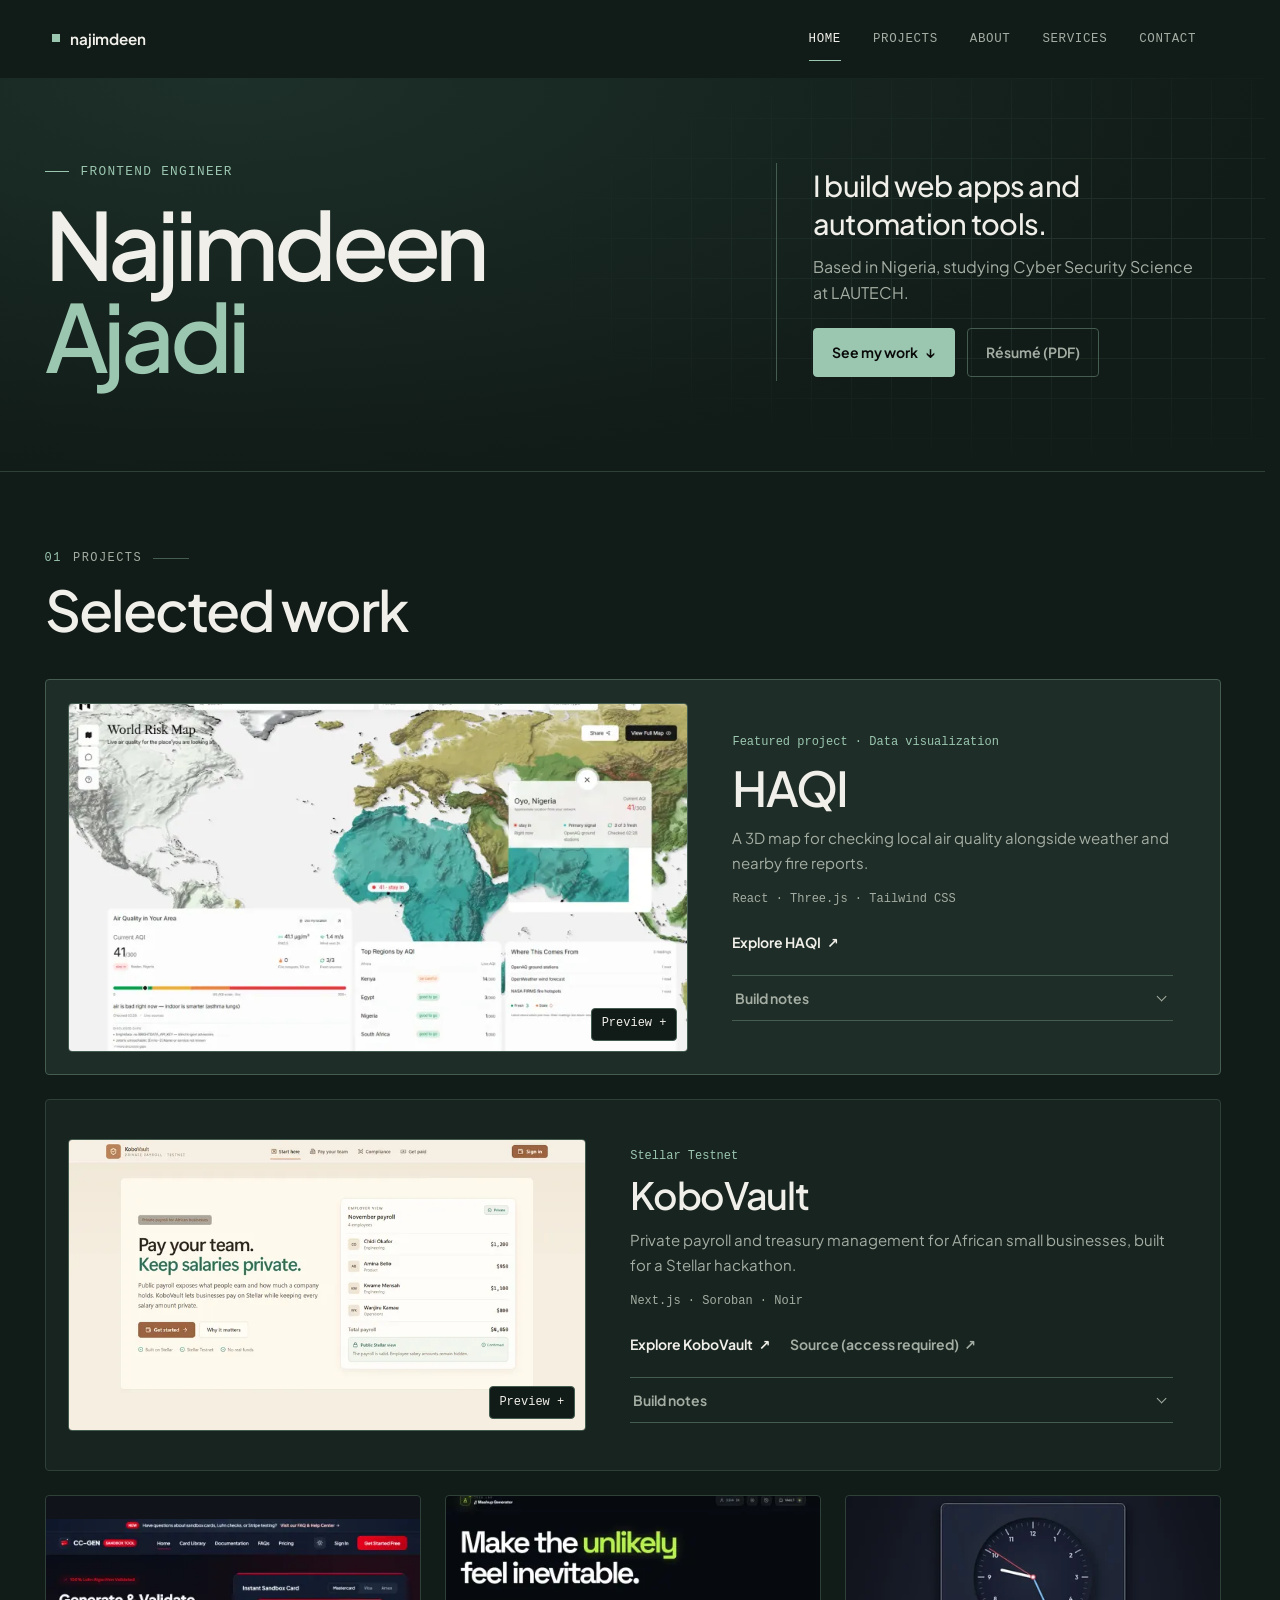
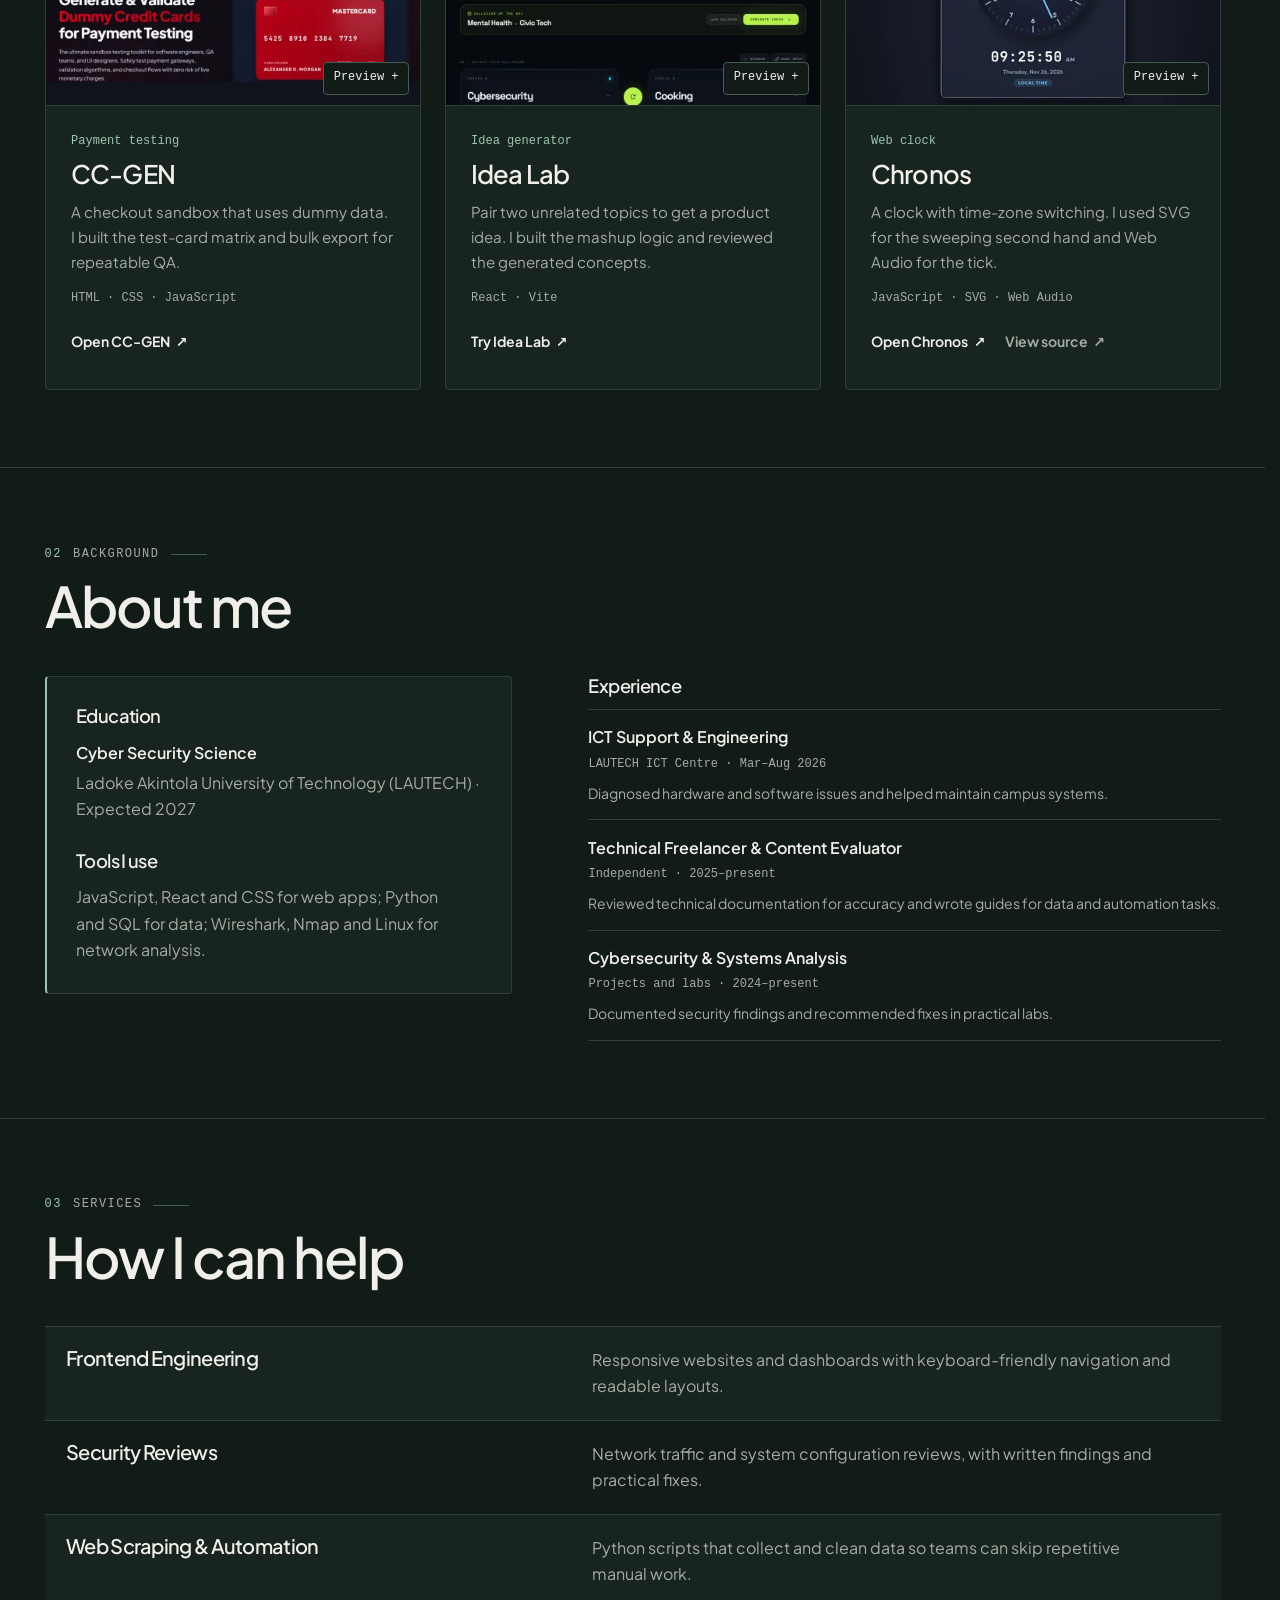
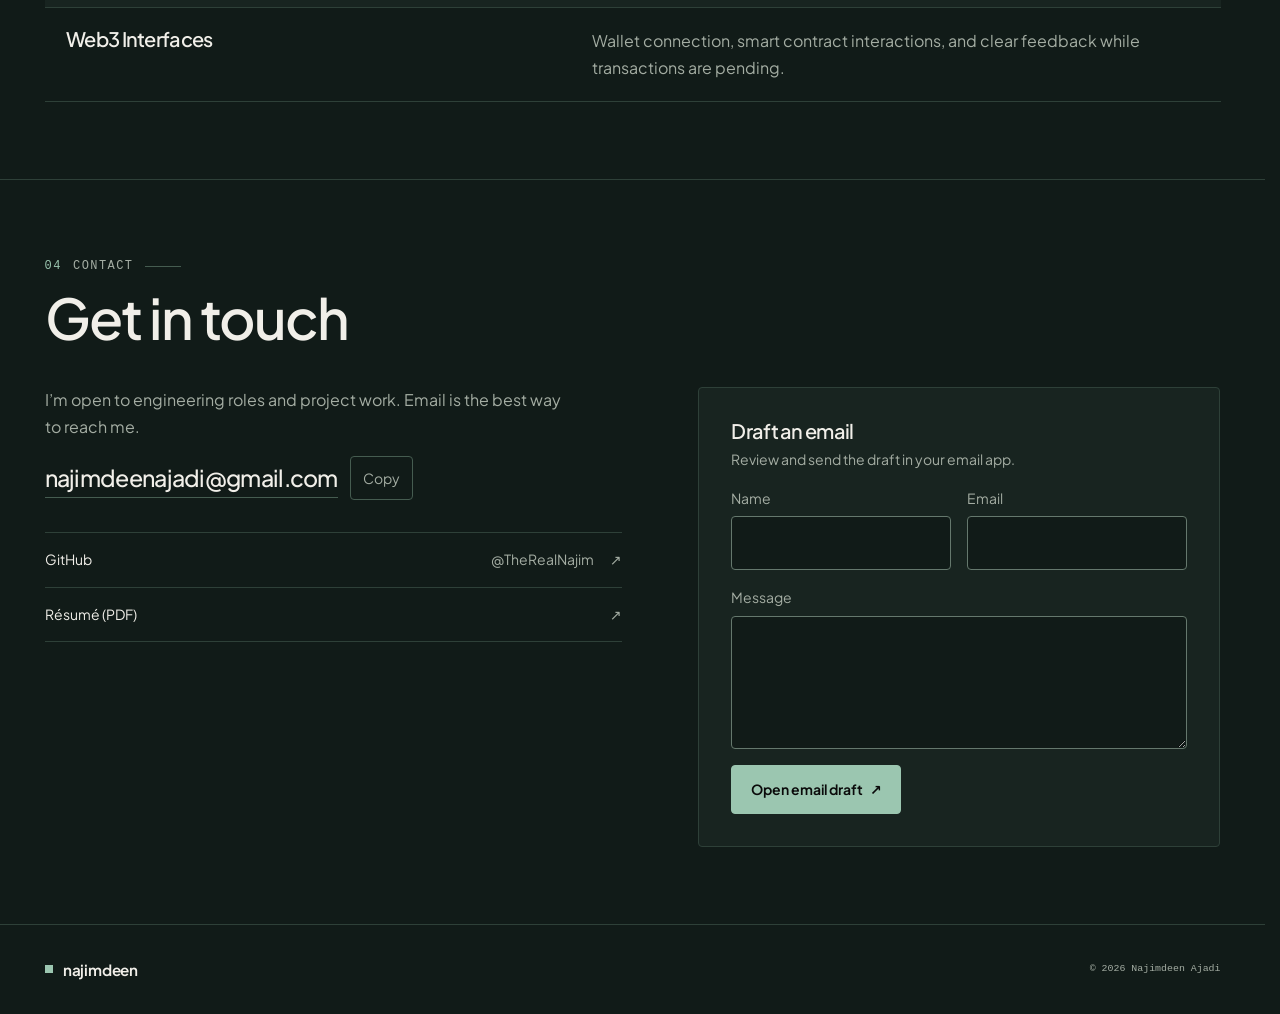
<file: index.html>
<!DOCTYPE html>
<html lang="en">

<head>
    <meta charset="UTF-8">
    <meta name="viewport" content="width=device-width, initial-scale=1">
    <title>Najimdeen Ajadi — Frontend Engineer</title>
    <meta name="description" content="Najimdeen Ajadi is a frontend engineer and Cyber Security Science student at LAUTECH in Nigeria. Explore selected web projects, experience, and résumé.">
    <meta name="author" content="Najimdeen Ajadi">
    <meta name="theme-color" content="#111B18">
    <meta name="color-scheme" content="dark">
    <link rel="canonical" href="https://www.najimdeenajadi.xyz/">

    <meta property="og:type" content="website">
    <meta property="og:site_name" content="Najimdeen Ajadi">
    <meta property="og:title" content="Najimdeen Ajadi — Frontend Engineer">
    <meta property="og:description" content="Frontend engineer and Cyber Security Science student at LAUTECH in Nigeria. Selected projects, experience, and résumé.">
    <meta property="og:url" content="https://www.najimdeenajadi.xyz/">
    <meta property="og:image" content="https://www.najimdeenajadi.xyz/og.png">
    <meta property="og:image:width" content="1200">
    <meta property="og:image:height" content="630">
    <meta property="og:image:alt" content="Najimdeen Ajadi — Frontend engineering, cybersecurity, and automation">
    <meta name="twitter:card" content="summary_large_image">
    <meta name="twitter:title" content="Najimdeen Ajadi — Frontend Engineer">
    <meta name="twitter:description" content="Frontend engineer and Cyber Security Science student at LAUTECH in Nigeria. Selected projects, experience, and résumé.">
    <meta name="twitter:image" content="https://www.najimdeenajadi.xyz/og.png">

    <link rel="icon" type="image/svg+xml" href="logo.svg?v=5">
    <link rel="apple-touch-icon" href="img/apple-touch-icon.png?v=5">
    <link rel="manifest" href="site.webmanifest">
    <link rel="preload" href="fonts/PlusJakartaSans-Variable.woff2" as="font" type="font/woff2" crossorigin>
    <link rel="stylesheet" href="css/styles.css?v=8">

    <script type="application/ld+json">
    {
        "@context": "https://schema.org",
        "@type": "Person",
        "name": "Najimdeen Ajadi",
        "url": "https://www.najimdeenajadi.xyz/",
        "image": "https://www.najimdeenajadi.xyz/og.png",
        "jobTitle": "Frontend Engineer",
        "description": "Frontend engineer and Cyber Security Science student at LAUTECH in Nigeria.",
        "email": "mailto:najimdeenajadi@gmail.com",
        "sameAs": ["https://github.com/TheRealNajim"],
        "affiliation": {
            "@type": "CollegeOrUniversity",
            "name": "Ladoke Akintola University of Technology (LAUTECH)"
        },
        "knowsAbout": ["Frontend Engineering", "Cyber Security", "Network Security", "Web Automation", "Web3", "JavaScript", "React", "Python", "Wireshark", "Nmap"]
    }
    </script>
</head>

<body>
    <a class="skip-link" href="#main">Skip to content</a>

    <header class="nav">
        <div class="container nav__inner">
            <a href="#home" class="brand" aria-label="Najimdeen Ajadi — home">
                <span class="brand__mark" aria-hidden="true"></span>
                najimdeen
            </a>

            <nav class="nav__menu" id="navMenu" aria-label="Primary">
                <ul>
                    <li><a href="#home" class="nav__link" aria-current="location">home</a></li>
                    <li><a href="#projects" class="nav__link">projects</a></li>
                    <li><a href="#about" class="nav__link">about</a></li>
                    <li><a href="#services" class="nav__link">services</a></li>
                    <li><a href="#contact" class="nav__link">contact</a></li>
                </ul>
            </nav>

            <div class="nav__end">
                <button class="nav__toggle" id="navToggle" type="button" aria-expanded="false" aria-controls="navMenu" aria-label="Toggle navigation" hidden>
                    <span></span>
                    <span></span>
                </button>
            </div>
        </div>
        <progress class="nav__progress" value="0" max="1" aria-hidden="true" hidden></progress>
    </header>

    <main id="main" tabindex="-1">
        <!-- Hero -->
        <section id="home" class="hero" aria-labelledby="hero-title">
            <div class="container hero__inner">
                <div class="hero__identity">
                    <p class="hero__role">Frontend engineer</p>
                    <h1 class="hero__title" id="hero-title"><span>Najimdeen</span> <span class="hero__surname">Ajadi</span></h1>
                </div>
                <div class="hero__copy">
                    <p class="hero__lede">I build web apps and automation tools.</p>
                    <p class="hero__context">Based in Nigeria, studying Cyber Security Science at LAUTECH.</p>
                    <div class="hero__actions">
                        <a href="#projects" class="btn btn--primary">See my work <span class="arrow" aria-hidden="true">&#8595;</span></a>
                        <a href="Najimdeen_CV.pdf" class="btn btn--ghost">Résumé (PDF)</a>
                    </div>
                </div>
            </div>
        </section>

        <!-- Projects -->
        <section id="projects" class="section page-section" aria-labelledby="projects-title">
            <div class="container">
                <header class="section-head">
                    <p class="eyebrow" aria-hidden="true"><span>01</span> Projects</p>
                    <h2 id="projects-title">Selected work</h2>
                </header>

                <div class="projects">
                    <article class="card project project--case project--featured">
                        <a class="project__media" href="img/work/haqi.webp" data-project-preview="HAQI" aria-label="Preview + HAQI screenshot">
                            <img src="img/work/haqi-800.webp" srcset="img/work/haqi-480.webp 480w, img/work/haqi-800.webp 800w, img/work/haqi-960.webp 960w, img/work/haqi.webp 1280w" sizes="(max-width: 900px) calc(100vw - 4rem), (max-width: 1240px) 50vw, 620px" width="1280" height="720" alt="HAQI world map alongside local air-quality readings and their sources" decoding="async">
                            <span class="project__zoom" aria-hidden="true">Preview +</span>
                        </a>
                        <div class="project__content">
                            <p class="project__label">Featured project · Data visualization</p>
                            <h3>HAQI</h3>
                            <p class="project__desc">A 3D map for checking local air quality alongside weather and nearby fire reports.</p>
                            <p class="project__stack">React · Three.js · Tailwind CSS</p>
                            <div class="project__actions">
                                <a class="project__link" href="https://haqi-one.vercel.app/" target="_blank" rel="noopener noreferrer">
                                    Explore HAQI <span class="arrow" aria-hidden="true">&#8599;</span><span class="sr-only"> (opens in a new tab)</span>
                                </a>
                            </div>
                            <details class="project__notes">
                                <summary>Build notes<span class="sr-only"> for HAQI</span></summary>
                                <p>Older readings stay visible but carry less weight. Pick a location in the demo and check the source and time of the air-quality reading before interpreting it.</p>
                            </details>
                        </div>
                    </article>

                    <article class="card project project--case">
                        <a class="project__media" href="img/work/kobovault.webp" data-project-preview="KoboVault" aria-label="Preview + KoboVault screenshot">
                            <img src="img/work/kobovault-480.webp" srcset="img/work/kobovault-480.webp 480w, img/work/kobovault-800.webp 800w, img/work/kobovault.webp 1280w" sizes="(max-width: 900px) calc(100vw - 4rem), (max-width: 1240px) 44vw, 510px" width="1280" height="720" alt="KoboVault landing page with a sample payroll and a Stellar Testnet notice" loading="lazy" decoding="async">
                            <span class="project__zoom" aria-hidden="true">Preview +</span>
                        </a>
                        <div class="project__content">
                            <p class="project__label">Stellar Testnet</p>
                            <h3>KoboVault</h3>
                            <p class="project__desc">Private payroll and treasury management for African small businesses, built for a Stellar hackathon.</p>
                            <p class="project__stack">Next.js · Soroban · Noir</p>
                            <div class="project__actions">
                                <a class="project__link" href="https://kobovault.vercel.app/" target="_blank" rel="noopener noreferrer">
                                    Explore KoboVault <span class="arrow" aria-hidden="true">&#8599;</span><span class="sr-only"> (opens in a new tab)</span>
                                </a>
                                <a class="project__source" href="https://github.com/TheRealNajim/KoboVault" target="_blank" rel="noopener noreferrer">
                                    Source (access required) <span class="arrow" aria-hidden="true">&#8599;</span><span class="sr-only"> for KoboVault on GitHub (opens in a new tab)</span>
                                </a>
                            </div>
                            <details class="project__notes">
                                <summary>Build notes<span class="sr-only"> for KoboVault</span></summary>
                                <p>Zero-knowledge proofs let payroll run without publishing salary amounts. Designated auditors can still review payments. The demo runs on Stellar Testnet and uses no real funds.</p>
                            </details>
                        </div>
                    </article>

                    <article class="card project project--ccgen">
                        <a class="project__media" href="img/work/ccgen.webp" data-project-preview="CC-GEN" aria-label="Preview + CC-GEN screenshot">
                            <img src="img/work/ccgen-480.webp" srcset="img/work/ccgen-480.webp 480w, img/work/ccgen-800.webp 800w, img/work/ccgen-960.webp 960w, img/work/ccgen.webp 1280w" sizes="(max-width: 760px) 92vw, (max-width: 1240px) 30vw, 380px" width="1280" height="560" alt="CC-GEN payment-testing sandbox interface" loading="lazy" decoding="async">
                            <span class="project__zoom" aria-hidden="true">Preview +</span>
                        </a>
                        <div class="project__content">
                            <p class="project__label">Payment testing</p>
                            <h3>CC-GEN</h3>
                            <p class="project__desc">A checkout sandbox that uses dummy data. I built the test-card matrix and bulk export for repeatable QA.</p>
                            <p class="project__stack">HTML · CSS · JavaScript</p>
                            <div class="project__actions">
                                <a class="project__link" href="https://cc-gen-seven.vercel.app/" target="_blank" rel="noopener noreferrer">
                                    Open CC-GEN <span class="arrow" aria-hidden="true">&#8599;</span><span class="sr-only"> (opens in a new tab)</span>
                                </a>
                            </div>
                        </div>
                    </article>

                    <article class="card project project--idealab">
                        <a class="project__media" href="img/work/idealab.webp" data-project-preview="Idea Lab" aria-label="Preview + Idea Lab screenshot">
                            <img src="img/work/idealab-480.webp" srcset="img/work/idealab-480.webp 480w, img/work/idealab-800.webp 800w, img/work/idealab-960.webp 960w, img/work/idealab.webp 1280w" sizes="(max-width: 760px) 92vw, (max-width: 1240px) 30vw, 380px" width="1280" height="800" alt="Idea Lab interface for pairing two topics" loading="lazy" decoding="async">
                            <span class="project__zoom" aria-hidden="true">Preview +</span>
                        </a>
                        <div class="project__content">
                            <p class="project__label">Idea generator</p>
                            <h3>Idea Lab</h3>
                            <p class="project__desc">Pair two unrelated topics to get a product idea. I built the mashup logic and reviewed the generated concepts.</p>
                            <p class="project__stack">React · Vite</p>
                            <div class="project__actions">
                                <a class="project__link" href="https://makeweirduseful.vercel.app/" target="_blank" rel="noopener noreferrer">
                                    Try Idea Lab <span class="arrow" aria-hidden="true">&#8599;</span><span class="sr-only"> (opens in a new tab)</span>
                                </a>
                            </div>
                        </div>
                    </article>

                    <article class="card project">
                        <a class="project__media" href="img/work/clock.webp" data-project-preview="Chronos" aria-label="Preview + Chronos screenshot">
                            <img src="img/work/clock-480.webp" srcset="img/work/clock-480.webp 480w, img/work/clock-800.webp 800w, img/work/clock-960.webp 960w, img/work/clock.webp 1280w" sizes="(max-width: 760px) 92vw, (max-width: 1240px) 30vw, 380px" width="1280" height="720" alt="Chronos analog and digital clock with time-zone controls" loading="lazy" decoding="async">
                            <span class="project__zoom" aria-hidden="true">Preview +</span>
                        </a>
                        <div class="project__content">
                            <p class="project__label">Web clock</p>
                            <h3>Chronos</h3>
                            <p class="project__desc">A clock with time-zone switching. I used SVG for the sweeping second hand and Web Audio for the tick.</p>
                            <p class="project__stack">JavaScript · SVG · Web Audio</p>
                            <div class="project__actions">
                                <a class="project__link" href="https://analog-clock-eta-ashen.vercel.app/" target="_blank" rel="noopener noreferrer">
                                    Open Chronos <span class="arrow" aria-hidden="true">&#8599;</span><span class="sr-only"> (opens in a new tab)</span>
                                </a>
                                <a class="project__source" href="https://github.com/TheRealNajim/Analog-Clock" target="_blank" rel="noopener noreferrer">
                                    View source <span class="arrow" aria-hidden="true">&#8599;</span><span class="sr-only"> for Chronos on GitHub (opens in a new tab)</span>
                                </a>
                            </div>
                        </div>
                    </article>
                </div>
            </div>
        </section>

        <!-- About -->
        <section id="about" class="section page-section" aria-labelledby="about-title">
            <div class="container">
                <header class="section-head">
                    <p class="eyebrow" aria-hidden="true"><span>02</span> Background</p>
                    <h2 id="about-title">About me</h2>
                </header>

                <div class="about__grid">
                    <div class="about__profile">
                        <h3>Education</h3>
                        <p class="about__degree">Cyber Security Science</p>
                        <p>Ladoke Akintola University of Technology (LAUTECH) · Expected 2027</p>
                        <h3>Tools I use</h3>
                        <p>JavaScript, React and CSS for web apps; Python and SQL for data; Wireshark, Nmap and Linux for network analysis.</p>
                    </div>

                    <div class="about__experience">
                        <h3>Experience</h3>
                        <ul class="roles" role="list">
                            <li>
                                <strong>ICT Support &amp; Engineering</strong>
                                <span>LAUTECH ICT Centre · Mar–Aug 2026</span>
                                <p>Diagnosed hardware and software issues and helped maintain campus systems.</p>
                            </li>
                            <li>
                                <strong>Technical Freelancer &amp; Content Evaluator</strong>
                                <span>Independent · 2025–present</span>
                                <p>Reviewed technical documentation for accuracy and wrote guides for data and automation tasks.</p>
                            </li>
                            <li>
                                <strong>Cybersecurity &amp; Systems Analysis</strong>
                                <span>Projects and labs · 2024–present</span>
                                <p>Documented security findings and recommended fixes in practical labs.</p>
                            </li>
                        </ul>
                    </div>
                </div>
            </div>
        </section>

        <!-- Services -->
        <section id="services" class="section page-section" aria-labelledby="services-title">
            <div class="container">
                <header class="section-head">
                    <p class="eyebrow" aria-hidden="true"><span>03</span> Services</p>
                    <h2 id="services-title">How I can help</h2>
                </header>

                <ul class="services" role="list">
                    <li class="service">
                        <h3>Frontend Engineering</h3>
                        <p>Responsive websites and dashboards with keyboard-friendly navigation and readable layouts.</p>
                    </li>
                    <li class="service">
                        <h3>Security Reviews</h3>
                        <p>Network traffic and system configuration reviews, with written findings and practical fixes.</p>
                    </li>
                    <li class="service">
                        <h3>Web Scraping &amp; Automation</h3>
                        <p>Python scripts that collect and clean data so teams can skip repetitive manual work.</p>
                    </li>
                    <li class="service">
                        <h3>Web3 Interfaces</h3>
                        <p>Wallet connection, smart contract interactions, and clear feedback while transactions are pending.</p>
                    </li>
                </ul>
            </div>
        </section>

        <!-- Contact -->
        <section id="contact" class="section page-section" aria-labelledby="contact-title">
            <div class="container">
                <header class="section-head">
                    <p class="eyebrow" aria-hidden="true"><span>04</span> Contact</p>
                    <h2 id="contact-title">Get in touch</h2>
                </header>

                <div class="contact">
                    <div class="contact__panel">
                        <p class="contact__intro">I&rsquo;m open to engineering roles and project work. Email is the best way to reach me.</p>
                        <div class="contact__mailrow">
                            <a class="contact__mail" href="mailto:najimdeenajadi@gmail.com">najimdeenajadi@gmail.com</a>
                            <button class="copy" type="button" data-copy-email aria-label="Copy email address" hidden>Copy</button>
                        </div>

                        <ul class="links" role="list">
                            <li>
                                <a href="https://github.com/TheRealNajim" target="_blank" rel="noopener noreferrer">
                                    <span class="links__label">GitHub</span><span class="links__value">@TheRealNajim</span><span class="arrow" aria-hidden="true">&#8599;</span>
                                </a>
                            </li>
                            <li>
                                <a href="Najimdeen_CV.pdf">
                                    <span class="links__label">Résumé (PDF)</span><span class="arrow" aria-hidden="true">&#8599;</span>
                                </a>
                            </li>
                        </ul>
                    </div>

                    <form class="card form" id="contactForm" action="mailto:najimdeenajadi@gmail.com" method="post" enctype="text/plain" aria-labelledby="draft-title" aria-describedby="draft-help">
                        <header class="form__head">
                            <h3 id="draft-title">Draft an email</h3>
                            <p id="draft-help">Review and send the draft in your email app.</p>
                        </header>
                        <div class="form__identity">
                            <div class="field">
                                <label for="name">Name</label>
                                <input type="text" id="name" name="name" autocomplete="name" required>
                            </div>
                            <div class="field">
                                <label for="email">Email</label>
                                <input type="email" id="email" name="email" autocomplete="email" required>
                            </div>
                        </div>
                        <div class="field">
                            <label for="message">Message</label>
                            <textarea id="message" name="message" rows="4" required></textarea>
                        </div>
                        <button type="submit" class="btn btn--primary">Open email draft <span class="arrow" aria-hidden="true">&#8599;</span></button>
                        <p class="form__status" id="formStatus" role="status" aria-live="polite"></p>
                    </form>
                </div>
            </div>
        </section>
    </main>

    <footer class="footer">
        <div class="container footer__inner">
            <a href="#home" class="brand" aria-label="Najimdeen Ajadi — home">
                <span class="brand__mark" aria-hidden="true"></span>
                najimdeen
            </a>
            <p class="footer__meta">&copy; <span id="year">2026</span> Najimdeen Ajadi</p>
        </div>
    </footer>

    <div id="toast" class="toast" role="status" aria-live="polite"></div>

    <dialog id="projectPreview" class="project-preview" aria-labelledby="projectPreviewTitle">
        <header class="project-preview__head">
            <h2 id="projectPreviewTitle">Project screenshot</h2>
            <form method="dialog">
                <button class="project-preview__close" type="submit" autofocus>Close <span aria-hidden="true">&times;</span></button>
            </form>
        </header>
        <div class="project-preview__media"></div>
    </dialog>

    <script type="module" src="js/main.js?v=7"></script>
</body>

</html>
</file>
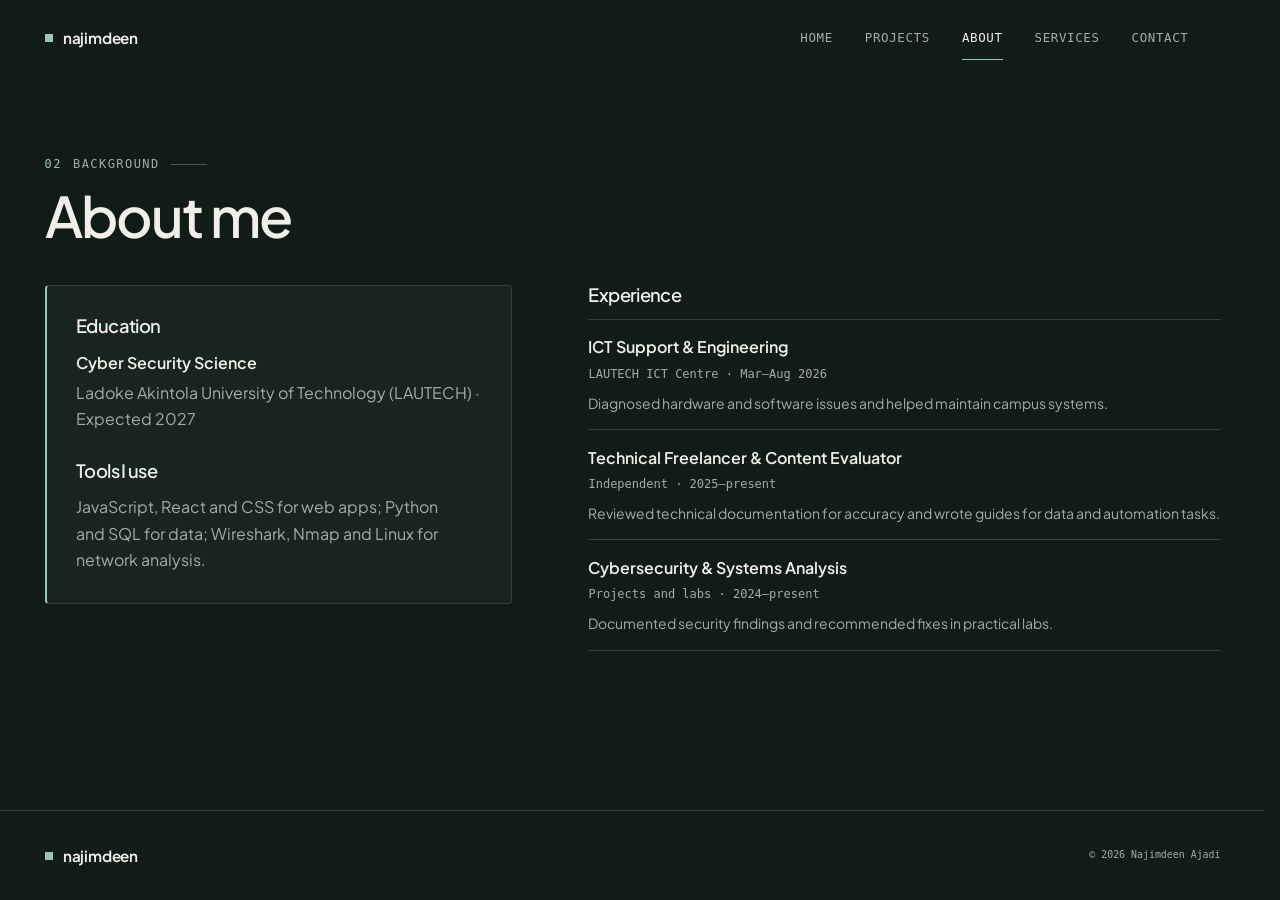
<file: about.html>
<!DOCTYPE html>
<html lang="en">

<head>
    <meta charset="UTF-8">
    <meta name="viewport" content="width=device-width, initial-scale=1">
    <title>About — Najimdeen Ajadi</title>
    <meta name="description" content="Najimdeen Ajadi studies Cyber Security Science at LAUTECH and works across frontend engineering, security analysis and ICT support.">
    <meta name="author" content="Najimdeen Ajadi">
    <meta name="theme-color" content="#111B18">
    <meta name="color-scheme" content="dark">
    <link rel="canonical" href="https://www.najimdeenajadi.xyz/about.html">

    <meta property="og:type" content="website">
    <meta property="og:site_name" content="Najimdeen Ajadi">
    <meta property="og:title" content="About — Najimdeen Ajadi">
    <meta property="og:description" content="Najimdeen Ajadi studies Cyber Security Science at LAUTECH and works across frontend engineering, security analysis and ICT support.">
    <meta property="og:url" content="https://www.najimdeenajadi.xyz/about.html">
    <meta property="og:image" content="https://www.najimdeenajadi.xyz/og.png">
    <meta property="og:image:width" content="1200">
    <meta property="og:image:height" content="630">
    <meta property="og:image:alt" content="Najimdeen Ajadi — Frontend Engineer &amp; Cybersecurity Specialist">
    <meta name="twitter:card" content="summary_large_image">
    <meta name="twitter:title" content="About — Najimdeen Ajadi">
    <meta name="twitter:description" content="Najimdeen Ajadi studies Cyber Security Science at LAUTECH and works across frontend engineering, security analysis and ICT support.">
    <meta name="twitter:image" content="https://www.najimdeenajadi.xyz/og.png">

    <link rel="icon" type="image/svg+xml" href="logo.svg?v=5">
    <link rel="apple-touch-icon" href="img/apple-touch-icon.png?v=5">
    <link rel="manifest" href="site.webmanifest">
    <link rel="preload" href="fonts/PlusJakartaSans-Variable.woff2" as="font" type="font/woff2" crossorigin>
    <link rel="stylesheet" href="css/styles.css?v=8">
</head>

<body>
    <a class="skip-link" href="#main">Skip to content</a>

    <header class="nav">
        <div class="container nav__inner">
            <a href="index.html#home" class="brand" aria-label="Najimdeen Ajadi — home">
                <span class="brand__mark" aria-hidden="true"></span>
                najimdeen
            </a>

            <nav class="nav__menu" id="navMenu" aria-label="Primary">
                <ul>
                    <li><a href="index.html#home" class="nav__link">home</a></li>
                    <li><a href="index.html#projects" class="nav__link">projects</a></li>
                    <li><a href="index.html#about" class="nav__link" aria-current="page">about</a></li>
                    <li><a href="index.html#services" class="nav__link">services</a></li>
                    <li><a href="index.html#contact" class="nav__link">contact</a></li>
                </ul>
            </nav>

            <div class="nav__end">
                <button class="nav__toggle" id="navToggle" type="button" aria-expanded="false" aria-controls="navMenu" aria-label="Toggle navigation" hidden>
                    <span></span>
                    <span></span>
                </button>
            </div>
        </div>
    </header>

    <main id="main">
        <!-- About -->
        <section id="about" class="section section--page" aria-labelledby="about-title">
            <div class="container">
                <header class="section-head">
                    <p class="eyebrow" aria-hidden="true"><span>02</span> Background</p>
                    <h1 id="about-title">About me</h1>
                </header>

                <div class="about__grid">
                    <div class="about__profile">
                        <h2>Education</h2>
                        <p class="about__degree">Cyber Security Science</p>
                        <p>Ladoke Akintola University of Technology (LAUTECH) · Expected 2027</p>
                        <h2>Tools I use</h2>
                        <p>JavaScript, React and CSS for web apps; Python and SQL for data; Wireshark, Nmap and Linux for network analysis.</p>
                    </div>

                    <div class="about__experience">
                        <h2>Experience</h2>
                        <ul class="roles" role="list">
                            <li>
                                <strong>ICT Support &amp; Engineering</strong>
                                <span>LAUTECH ICT Centre · Mar–Aug 2026</span>
                                <p>Diagnosed hardware and software issues and helped maintain campus systems.</p>
                            </li>
                            <li>
                                <strong>Technical Freelancer &amp; Content Evaluator</strong>
                                <span>Independent · 2025–present</span>
                                <p>Reviewed technical documentation for accuracy and wrote guides for data and automation tasks.</p>
                            </li>
                            <li>
                                <strong>Cybersecurity &amp; Systems Analysis</strong>
                                <span>Projects and labs · 2024–present</span>
                                <p>Documented security findings and recommended fixes in practical labs.</p>
                            </li>
                        </ul>
                    </div>
                </div>
            </div>
        </section>
    </main>

    <footer class="footer">
        <div class="container footer__inner">
            <a href="index.html#home" class="brand" aria-label="Najimdeen Ajadi — home">
                <span class="brand__mark" aria-hidden="true"></span>
                najimdeen
            </a>
            <p class="footer__meta">&copy; <span id="year">2026</span> Najimdeen Ajadi</p>
        </div>
    </footer>

    <script type="module" src="js/main.js?v=7"></script>
</body>

</html>
</file>
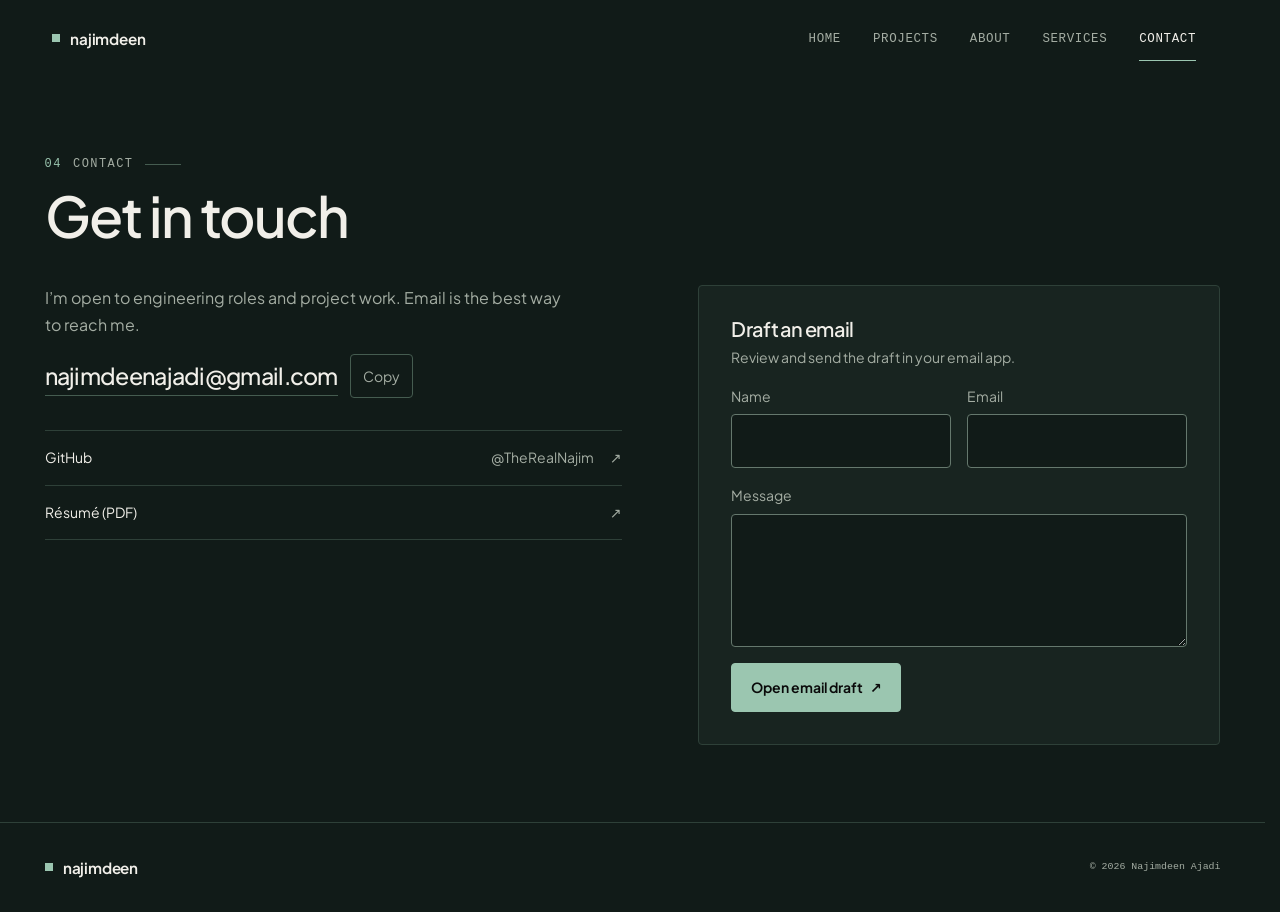
<file: contact.html>
<!DOCTYPE html>
<html lang="en">

<head>
    <meta charset="UTF-8">
    <meta name="viewport" content="width=device-width, initial-scale=1">
    <title>Contact — Najimdeen Ajadi</title>
    <meta name="description" content="Get in touch with Najimdeen Ajadi about a project, a security question, or a role — email is the fastest way to reach him.">
    <meta name="author" content="Najimdeen Ajadi">
    <meta name="theme-color" content="#111B18">
    <meta name="color-scheme" content="dark">
    <link rel="canonical" href="https://www.najimdeenajadi.xyz/contact.html">

    <meta property="og:type" content="website">
    <meta property="og:site_name" content="Najimdeen Ajadi">
    <meta property="og:title" content="Contact — Najimdeen Ajadi">
    <meta property="og:description" content="Get in touch with Najimdeen Ajadi about a project, a security question, or a role — email is the fastest way to reach him.">
    <meta property="og:url" content="https://www.najimdeenajadi.xyz/contact.html">
    <meta property="og:image" content="https://www.najimdeenajadi.xyz/og.png">
    <meta property="og:image:width" content="1200">
    <meta property="og:image:height" content="630">
    <meta property="og:image:alt" content="Najimdeen Ajadi — Frontend Engineer &amp; Cybersecurity Specialist">
    <meta name="twitter:card" content="summary_large_image">
    <meta name="twitter:title" content="Contact — Najimdeen Ajadi">
    <meta name="twitter:description" content="Get in touch with Najimdeen Ajadi about a project, a security question, or a role — email is the fastest way to reach him.">
    <meta name="twitter:image" content="https://www.najimdeenajadi.xyz/og.png">

    <link rel="icon" type="image/svg+xml" href="logo.svg?v=5">
    <link rel="apple-touch-icon" href="img/apple-touch-icon.png?v=5">
    <link rel="manifest" href="site.webmanifest">
    <link rel="preload" href="fonts/PlusJakartaSans-Variable.woff2" as="font" type="font/woff2" crossorigin>
    <link rel="stylesheet" href="css/styles.css?v=8">
</head>

<body>
    <a class="skip-link" href="#main">Skip to content</a>

    <header class="nav">
        <div class="container nav__inner">
            <a href="index.html#home" class="brand" aria-label="Najimdeen Ajadi — home">
                <span class="brand__mark" aria-hidden="true"></span>
                najimdeen
            </a>

            <nav class="nav__menu" id="navMenu" aria-label="Primary">
                <ul>
                    <li><a href="index.html#home" class="nav__link">home</a></li>
                    <li><a href="index.html#projects" class="nav__link">projects</a></li>
                    <li><a href="index.html#about" class="nav__link">about</a></li>
                    <li><a href="index.html#services" class="nav__link">services</a></li>
                    <li><a href="index.html#contact" class="nav__link" aria-current="page">contact</a></li>
                </ul>
            </nav>

            <div class="nav__end">
                <button class="nav__toggle" id="navToggle" type="button" aria-expanded="false" aria-controls="navMenu" aria-label="Toggle navigation" hidden>
                    <span></span>
                    <span></span>
                </button>
            </div>
        </div>
    </header>

    <main id="main">
        <!-- Contact -->
        <section id="contact" class="section section--page" aria-labelledby="contact-title">
            <div class="container">
                <header class="section-head">
                    <p class="eyebrow" aria-hidden="true"><span>04</span> Contact</p>
                    <h1 id="contact-title">Get in touch</h1>
                </header>

                <div class="contact">
                    <div class="contact__panel">
                        <p class="contact__intro">I&rsquo;m open to engineering roles and project work. Email is the best way to reach me.</p>
                        <div class="contact__mailrow">
                            <a class="contact__mail" href="mailto:najimdeenajadi@gmail.com">najimdeenajadi@gmail.com</a>
                            <button class="copy" type="button" data-copy-email aria-label="Copy email address" hidden>Copy</button>
                        </div>

                        <ul class="links" role="list">
                            <li>
                                <a href="https://github.com/TheRealNajim" target="_blank" rel="noopener noreferrer">
                                    <span class="links__label">GitHub</span>
                                    <span class="links__value">@TheRealNajim</span>
                                    <span class="arrow" aria-hidden="true">&#8599;</span>
                                </a>
                            </li>
                            <li>
                                <a href="Najimdeen_CV.pdf">
                                    <span class="links__label">Résumé (PDF)</span>
                                    <span class="arrow" aria-hidden="true">&#8599;</span>
                                </a>
                            </li>
                        </ul>
                    </div>

                    <form class="card form" id="contactForm" action="mailto:najimdeenajadi@gmail.com" method="post" enctype="text/plain" aria-labelledby="draft-title" aria-describedby="draft-help">
                        <header class="form__head">
                            <h2 id="draft-title">Draft an email</h2>
                            <p id="draft-help">Review and send the draft in your email app.</p>
                        </header>
                        <div class="form__identity">
                            <div class="field">
                                <label for="name">Name</label>
                                <input type="text" id="name" name="name" autocomplete="name" required>
                            </div>
                            <div class="field">
                                <label for="email">Email</label>
                                <input type="email" id="email" name="email" autocomplete="email" required>
                            </div>
                        </div>
                        <div class="field">
                            <label for="message">Message</label>
                            <textarea id="message" name="message" rows="4" required></textarea>
                        </div>
                        <button type="submit" class="btn btn--primary">Open email draft <span class="arrow" aria-hidden="true">&#8599;</span></button>
                        <p class="form__status" id="formStatus" role="status" aria-live="polite"></p>
                    </form>
                </div>
            </div>
        </section>
    </main>

    <footer class="footer">
        <div class="container footer__inner">
            <a href="index.html#home" class="brand" aria-label="Najimdeen Ajadi — home">
                <span class="brand__mark" aria-hidden="true"></span>
                najimdeen
            </a>
            <p class="footer__meta">&copy; <span id="year">2026</span> Najimdeen Ajadi</p>
        </div>
    </footer>

    <div id="toast" class="toast" role="status" aria-live="polite"></div>

    <script type="module" src="js/main.js?v=7"></script>
</body>

</html>
</file>
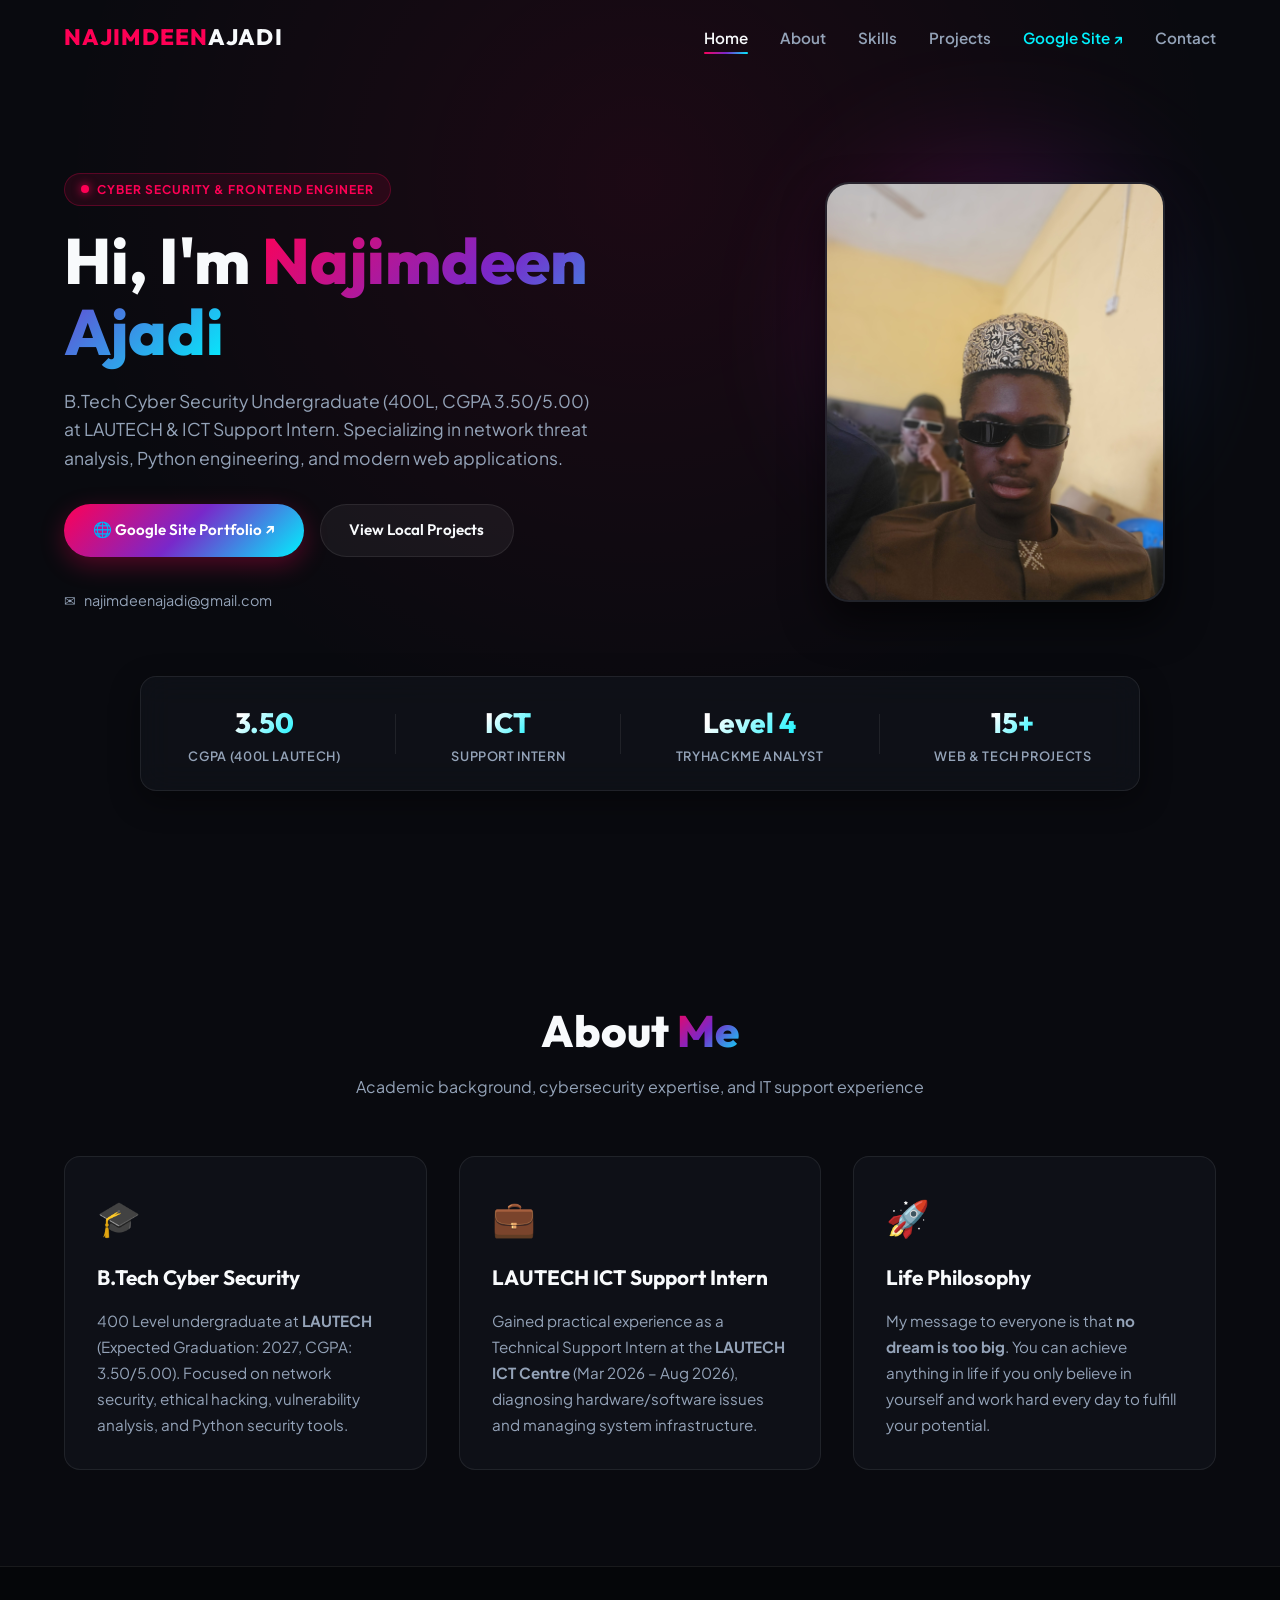
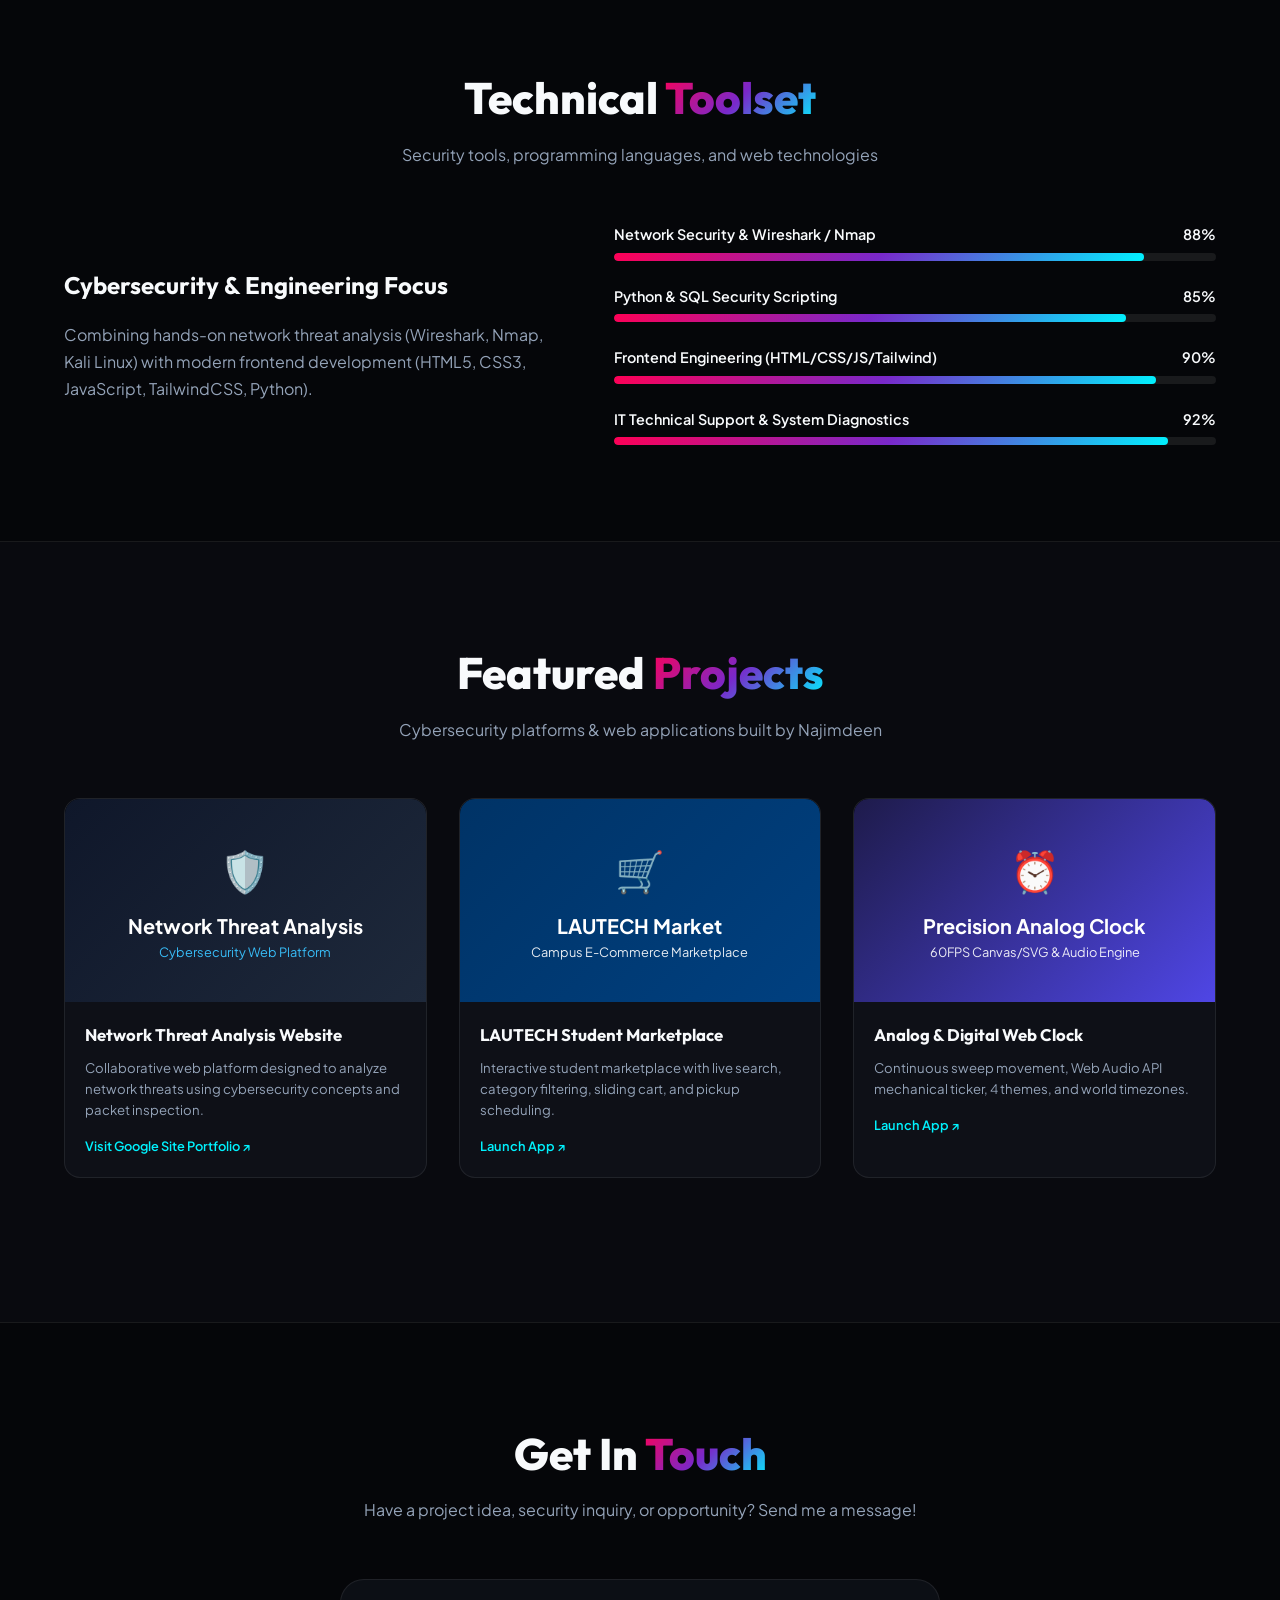
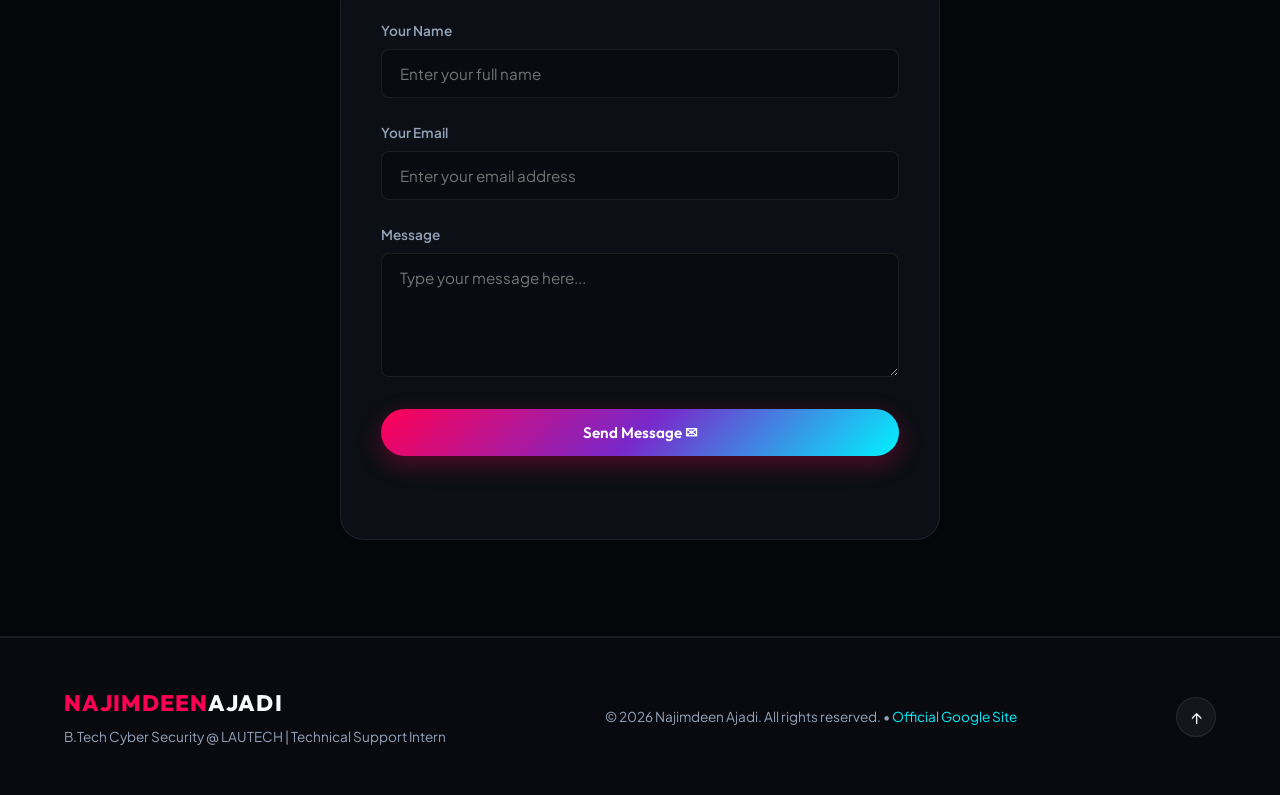
<file: My Portfolio.html>
<!DOCTYPE html>
<html lang="en">

<head>
    <meta charset="UTF-8">
    <meta name="viewport" content="width=device-width, initial-scale=1.0">
    <title>Najimdeen Ajadi | Cyber Security & Frontend Web Developer Portfolio</title>
    <!-- Google Fonts -->
    <link rel="preconnect" href="https://fonts.googleapis.com">
    <link rel="preconnect" href="https://fonts.gstatic.com" crossorigin>
    <link href="https://fonts.googleapis.com/css2?family=Outfit:wght@300;400;500;600;700;800&family=Plus+Jakarta+Sans:wght@400;500;600;700&display=swap" rel="stylesheet">
    <link rel="stylesheet" href="portfolio.css">
</head>

<body>
    <!-- Navigation Bar -->
    <header class="navbar" id="navbar">
        <div class="nav-container">
            <a href="#home" class="logo">
                <span class="logo-accent">NAJIMDEEN</span>AJADI
            </a>

            <button class="nav-toggle" id="navToggle" aria-label="Toggle navigation">
                <span></span>
                <span></span>
                <span></span>
            </button>

            <nav class="nav-menu" id="navMenu">
                <ul>
                    <li><a href="#home" class="nav-link active">Home</a></li>
                    <li><a href="#about" class="nav-link">About</a></li>
                    <li><a href="#skills" class="nav-link">Skills</a></li>
                    <li><a href="#projects" class="nav-link">Projects</a></li>
                    <li><a href="https://sites.google.com/view/therealnajim" target="_blank" class="nav-link" style="color: #00f2fe; font-weight: 600;">Google Site ↗</a></li>
                    <li><a href="#contact" class="nav-link">Contact</a></li>
                </ul>
            </nav>
        </div>
    </header>

    <main>
        <!-- Hero Section -->
        <section id="home" class="hero-section">
            <div class="hero-container">
                <div class="hero-content">
                    <div class="hero-badge">
                        <span class="pulse-dot"></span> CYBER SECURITY & FRONTEND ENGINEER
                    </div>
                    <h1 class="hero-title">
                        Hi, I'm <span class="gradient-text">Najimdeen Ajadi</span>
                    </h1>
                    <p class="hero-description">
                        B.Tech Cyber Security Undergraduate (400L, CGPA 3.50/5.00) at LAUTECH & ICT Support Intern. Specializing in network threat analysis, Python engineering, and modern web applications.
                    </p>
                    <div class="hero-actions">
                        <a href="https://sites.google.com/view/therealnajim" target="_blank" class="btn btn-primary">
                            <span>🌐 Google Site Portfolio ↗</span>
                        </a>
                        <a href="#projects" class="btn btn-secondary">
                            <span>View Local Projects</span>
                        </a>
                    </div>
                    <div class="contact-quick">
                        <span class="icon">✉</span> najimdeenajadi@gmail.com
                    </div>
                </div>

                <div class="hero-image-wrapper">
                    <div class="image-glow"></div>
                    <div class="image-frame">
                        <img src="20260515_090643.jpg" alt="Najimdeen Ajadi" onerror="this.onerror=null; this.parentElement.classList.add('avatar-fallback'); this.style.display='none';">
                        <div class="avatar-fallback-text">NA</div>
                    </div>
                </div>
            </div>

            <!-- Professional Stats Banner -->
            <div class="stats-banner">
                <div class="stat-card">
                    <span class="stat-number">3.50</span>
                    <span class="stat-label">CGPA (400L LAUTECH)</span>
                </div>
                <div class="stat-divider"></div>
                <div class="stat-card">
                    <span class="stat-number">ICT</span>
                    <span class="stat-label">Support Intern</span>
                </div>
                <div class="stat-divider"></div>
                <div class="stat-card">
                    <span class="stat-number">Level 4</span>
                    <span class="stat-label">TryHackMe Analyst</span>
                </div>
                <div class="stat-divider"></div>
                <div class="stat-card">
                    <span class="stat-number">15+</span>
                    <span class="stat-label">Web & Tech Projects</span>
                </div>
            </div>
        </section>

        <!-- About Section -->
        <section id="about" class="section">
            <div class="section-container">
                <div class="section-header">
                    <h2 class="section-title">About <span class="gradient-text">Me</span></h2>
                    <p class="section-subtitle">Academic background, cybersecurity expertise, and IT support experience</p>
                </div>

                <div class="about-grid">
                    <div class="info-card">
                        <div class="card-icon">🎓</div>
                        <h3>B.Tech Cyber Security</h3>
                        <p>
                            400 Level undergraduate at <strong>LAUTECH</strong> (Expected Graduation: 2027, CGPA: 3.50/5.00). Focused on network security, ethical hacking, vulnerability analysis, and Python security tools.
                        </p>
                    </div>

                    <div class="info-card">
                        <div class="card-icon">💼</div>
                        <h3>LAUTECH ICT Support Intern</h3>
                        <p>
                            Gained practical experience as a Technical Support Intern at the <strong>LAUTECH ICT Centre</strong> (Mar 2026 – Aug 2026), diagnosing hardware/software issues and managing system infrastructure.
                        </p>
                    </div>

                    <div class="info-card">
                        <div class="card-icon">🚀</div>
                        <h3>Life Philosophy</h3>
                        <p>
                            My message to everyone is that <strong>no dream is too big</strong>. You can achieve anything in life if you only believe in yourself and work hard every day to fulfill your potential.
                        </p>
                    </div>
                </div>
            </div>
        </section>

        <!-- Skills Section -->
        <section id="skills" class="section section-dark">
            <div class="section-container">
                <div class="section-header">
                    <h2 class="section-title">Technical <span class="gradient-text">Toolset</span></h2>
                    <p class="section-subtitle">Security tools, programming languages, and web technologies</p>
                </div>

                <div class="skills-wrapper">
                    <div class="skills-bio">
                        <h3>Cybersecurity & Engineering Focus</h3>
                        <p>
                            Combining hands-on network threat analysis (Wireshark, Nmap, Kali Linux) with modern frontend development (HTML5, CSS3, JavaScript, TailwindCSS, Python).
                        </p>
                    </div>

                    <div class="skills-list">
                        <div class="skill-item">
                            <div class="skill-info">
                                <span>Network Security & Wireshark / Nmap</span>
                                <span>88%</span>
                            </div>
                            <div class="progress-bar"><div class="progress-fill" style="width: 88%;"></div></div>
                        </div>

                        <div class="skill-item">
                            <div class="skill-info">
                                <span>Python & SQL Security Scripting</span>
                                <span>85%</span>
                            </div>
                            <div class="progress-bar"><div class="progress-fill" style="width: 85%;"></div></div>
                        </div>

                        <div class="skill-item">
                            <div class="skill-info">
                                <span>Frontend Engineering (HTML/CSS/JS/Tailwind)</span>
                                <span>90%</span>
                            </div>
                            <div class="progress-bar"><div class="progress-fill" style="width: 90%;"></div></div>
                        </div>

                        <div class="skill-item">
                            <div class="skill-info">
                                <span>IT Technical Support & System Diagnostics</span>
                                <span>92%</span>
                            </div>
                            <div class="progress-bar"><div class="progress-fill" style="width: 92%;"></div></div>
                        </div>
                    </div>
                </div>
            </div>
        </section>

        <!-- Projects Showcase Section -->
        <section id="projects" class="section">
            <div class="section-container">
                <div class="section-header">
                    <h2 class="section-title">Featured <span class="gradient-text">Projects</span></h2>
                    <p class="section-subtitle">Cybersecurity platforms & web applications built by Najimdeen</p>
                </div>

                <div class="gallery-grid">
                    <a href="https://sites.google.com/view/therealnajim" target="_blank" class="video-card">
                        <div class="thumbnail-wrapper">
                            <div class="project-card-placeholder flex flex-col justify-center items-center p-6 text-center" style="position: absolute; inset:0; background: linear-gradient(135deg, #0f172a, #1e293b); color: #00f2fe; display: flex; flex-direction: column; justify-content: center; align-items: center;">
                                <div style="font-size: 2.5rem; margin-bottom: 0.5rem;">🛡️</div>
                                <h3 style="font-size: 1.25rem; font-weight: 700; color: white;">Network Threat Analysis</h3>
                                <p style="font-size: 0.8rem; color: #38bdf8;">Cybersecurity Web Platform</p>
                            </div>
                            <div class="play-overlay">
                                <div class="play-icon">↗</div>
                            </div>
                        </div>
                        <div class="video-info">
                            <h4>Network Threat Analysis Website</h4>
                            <p style="font-size: 0.825rem; color: #94a3b8; margin-bottom: 0.5rem;">Collaborative web platform designed to analyze network threats using cybersecurity concepts and packet inspection.</p>
                            <span class="video-link-text">Visit Google Site Portfolio ↗</span>
                        </div>
                    </a>

                    <a href="Lautech%20Market.html" class="video-card">
                        <div class="thumbnail-wrapper">
                            <div class="project-card-placeholder flex flex-col justify-center items-center p-6 text-center" style="position: absolute; inset:0; background: linear-gradient(135deg, #003366, #004080); color: white; display: flex; flex-direction: column; justify-content: center; align-items: center;">
                                <div style="font-size: 2.5rem; margin-bottom: 0.5rem;">🛒</div>
                                <h3 style="font-size: 1.25rem; font-weight: 700;">LAUTECH Market</h3>
                                <p style="font-size: 0.8rem; opacity: 0.9;">Campus E-Commerce Marketplace</p>
                            </div>
                            <div class="play-overlay">
                                <div class="play-icon">↗</div>
                            </div>
                        </div>
                        <div class="video-info">
                            <h4>LAUTECH Student Marketplace</h4>
                            <p style="font-size: 0.825rem; color: #94a3b8; margin-bottom: 0.5rem;">Interactive student marketplace with live search, category filtering, sliding cart, and pickup scheduling.</p>
                            <span class="video-link-text">Launch App ↗</span>
                        </div>
                    </a>

                    <a href="Analog%20Clock/index.html" class="video-card">
                        <div class="thumbnail-wrapper">
                            <div class="project-card-placeholder flex flex-col justify-center items-center p-6 text-center" style="position: absolute; inset:0; background: linear-gradient(135deg, #1e1b4b, #4f46e5); color: white; display: flex; flex-direction: column; justify-content: center; align-items: center;">
                                <div style="font-size: 2.5rem; margin-bottom: 0.5rem;">⏰</div>
                                <h3 style="font-size: 1.25rem; font-weight: 700;">Precision Analog Clock</h3>
                                <p style="font-size: 0.8rem; opacity: 0.9;">60FPS Canvas/SVG & Audio Engine</p>
                            </div>
                            <div class="play-overlay">
                                <div class="play-icon">↗</div>
                            </div>
                        </div>
                        <div class="video-info">
                            <h4>Analog & Digital Web Clock</h4>
                            <p style="font-size: 0.825rem; color: #94a3b8; margin-bottom: 0.5rem;">Continuous sweep movement, Web Audio API mechanical ticker, 4 themes, and world timezones.</p>
                            <span class="video-link-text">Launch App ↗</span>
                        </div>
                    </a>
                </div>
            </div>
        </section>

        <!-- Contact Section -->
        <section id="contact" class="section section-dark">
            <div class="section-container">
                <div class="section-header">
                    <h2 class="section-title">Get In <span class="gradient-text">Touch</span></h2>
                    <p class="section-subtitle">Have a project idea, security inquiry, or opportunity? Send me a message!</p>
                </div>

                <div class="contact-wrapper">
                    <form class="contact-form" id="contactForm">
                        <div class="form-group">
                            <label for="name" class="form-label">Your Name</label>
                            <input type="text" id="name" name="name" class="form-input" placeholder="Enter your full name" required>
                        </div>

                        <div class="form-group">
                            <label for="email" class="form-label">Your Email</label>
                            <input type="email" id="email" name="email" class="form-input" placeholder="Enter your email address" required>
                        </div>

                        <div class="form-group">
                            <label for="message" class="form-label">Message</label>
                            <textarea id="message" name="message" class="form-input form-textarea" rows="5" placeholder="Type your message here..." required></textarea>
                        </div>

                        <button type="submit" class="btn btn-primary btn-block" id="submitBtn">
                            <span>Send Message ✉</span>
                        </button>
                        <div class="form-status" id="formStatus"></div>
                    </form>
                </div>
            </div>
        </section>
    </main>

    <!-- Footer -->
    <footer class="footer">
        <div class="footer-container">
            <div class="footer-brand">
                <a href="#home" class="logo"><span class="logo-accent">NAJIMDEEN</span>AJADI</a>
                <p>B.Tech Cyber Security @ LAUTECH | Technical Support Intern</p>
            </div>
            <div class="footer-copy">
                &copy; <span id="year">2026</span> Najimdeen Ajadi. All rights reserved. • <a href="https://sites.google.com/view/therealnajim" target="_blank" style="color: #00f2fe;">Official Google Site</a>
            </div>
            <a href="#home" class="back-to-top" title="Back to top">↑</a>
        </div>
    </footer>

    <!-- Interactive Script -->
    <script>
        // Smooth Nav Links Active State on Scroll
        const sections = document.querySelectorAll("section[id]");
        const navLinks = document.querySelectorAll(".nav-link");

        window.addEventListener("scroll", () => {
            let current = "";
            sections.forEach((section) => {
                const sectionTop = section.offsetTop - 100;
                if (pageYOffset >= sectionTop) {
                    current = section.getAttribute("id");
                }
            });

            navLinks.forEach((link) => {
                link.classList.remove("active");
                if (link.getAttribute("href") === `#${current}`) {
                    link.classList.add("active");
                }
            });

            // Glass Navbar Shadow
            const navbar = document.getElementById("navbar");
            if (window.scrollY > 50) {
                navbar.classList.add("scrolled");
            } else {
                navbar.classList.remove("scrolled");
            }
        });

        // Mobile Nav Toggle
        const navToggle = document.getElementById("navToggle");
        const navMenu = document.getElementById("navMenu");

        navToggle.addEventListener("click", () => {
            navMenu.classList.toggle("open");
            navToggle.classList.toggle("open");
        });

        // Close mobile nav on link click
        navLinks.forEach((link) => {
            link.addEventListener("click", () => {
                navMenu.classList.remove("open");
                navToggle.classList.remove("open");
            });
        });

        // Contact Form Handling
        const contactForm = document.getElementById("contactForm");
        const formStatus = document.getElementById("formStatus");

        contactForm.addEventListener("submit", (e) => {
            e.preventDefault();
            formStatus.className = "form-status success";
            formStatus.textContent = "Thank you! Your message has been sent successfully.";
            contactForm.reset();
            setTimeout(() => {
                formStatus.textContent = "";
                formStatus.className = "form-status";
            }, 5000);
        });
    </script>
</body>

</html>
</file>
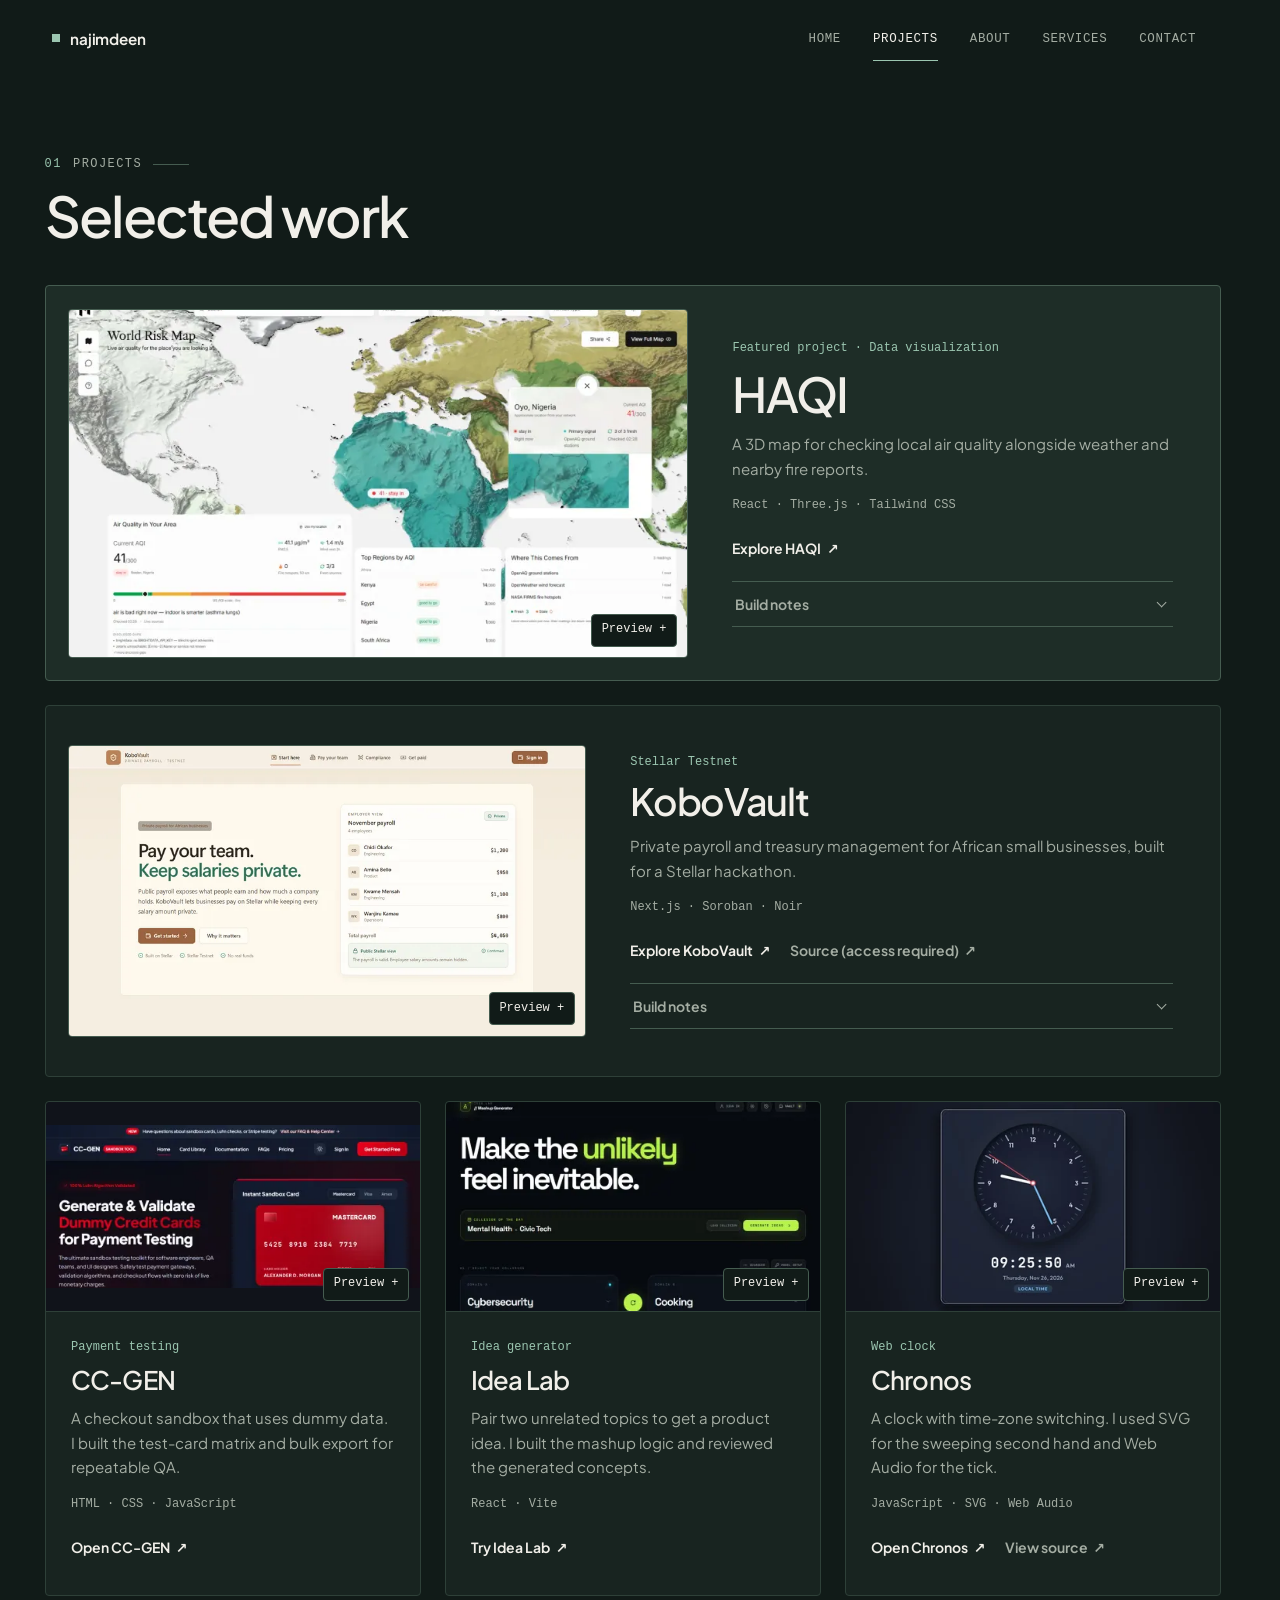
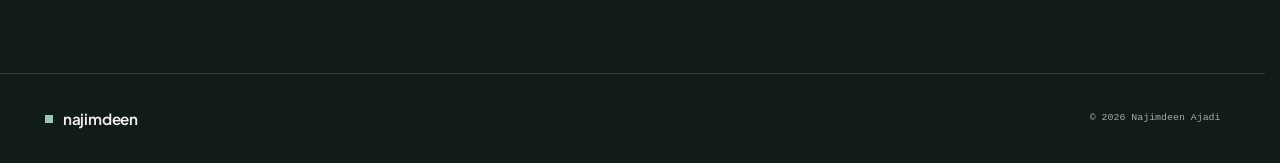
<file: projects.html>
<!DOCTYPE html>
<html lang="en">

<head>
    <meta charset="UTF-8">
    <meta name="viewport" content="width=device-width, initial-scale=1">
    <title>Projects — Najimdeen Ajadi</title>
    <meta name="description" content="Selected projects by Najimdeen Ajadi: HAQI, KoboVault, CC-GEN, Idea Lab, and Chronos.">
    <meta name="author" content="Najimdeen Ajadi">
    <meta name="theme-color" content="#111B18">
    <meta name="color-scheme" content="dark">
    <link rel="canonical" href="https://www.najimdeenajadi.xyz/projects.html">

    <meta property="og:type" content="website">
    <meta property="og:site_name" content="Najimdeen Ajadi">
    <meta property="og:title" content="Projects — Najimdeen Ajadi">
    <meta property="og:description" content="Selected projects by Najimdeen Ajadi: HAQI, KoboVault, CC-GEN, Idea Lab, and Chronos.">
    <meta property="og:url" content="https://www.najimdeenajadi.xyz/projects.html">
    <meta property="og:image" content="https://www.najimdeenajadi.xyz/og.png">
    <meta property="og:image:width" content="1200">
    <meta property="og:image:height" content="630">
    <meta property="og:image:alt" content="Najimdeen Ajadi — Frontend Engineer &amp; Cybersecurity Specialist">
    <meta name="twitter:card" content="summary_large_image">
    <meta name="twitter:title" content="Projects — Najimdeen Ajadi">
    <meta name="twitter:description" content="Selected projects by Najimdeen Ajadi: HAQI, KoboVault, CC-GEN, Idea Lab, and Chronos.">
    <meta name="twitter:image" content="https://www.najimdeenajadi.xyz/og.png">

    <link rel="icon" type="image/svg+xml" href="logo.svg?v=5">
    <link rel="apple-touch-icon" href="img/apple-touch-icon.png?v=5">
    <link rel="manifest" href="site.webmanifest">
    <link rel="preload" href="fonts/PlusJakartaSans-Variable.woff2" as="font" type="font/woff2" crossorigin>
    <link rel="stylesheet" href="css/styles.css?v=8">
</head>

<body>
    <a class="skip-link" href="#main">Skip to content</a>

    <header class="nav">
        <div class="container nav__inner">
            <a href="index.html#home" class="brand" aria-label="Najimdeen Ajadi — home">
                <span class="brand__mark" aria-hidden="true"></span>
                najimdeen
            </a>

            <nav class="nav__menu" id="navMenu" aria-label="Primary">
                <ul>
                    <li><a href="index.html#home" class="nav__link">home</a></li>
                    <li><a href="index.html#projects" class="nav__link" aria-current="page">projects</a></li>
                    <li><a href="index.html#about" class="nav__link">about</a></li>
                    <li><a href="index.html#services" class="nav__link">services</a></li>
                    <li><a href="index.html#contact" class="nav__link">contact</a></li>
                </ul>
            </nav>

            <div class="nav__end">
                <button class="nav__toggle" id="navToggle" type="button" aria-expanded="false" aria-controls="navMenu" aria-label="Toggle navigation" hidden>
                    <span></span>
                    <span></span>
                </button>
            </div>
        </div>
    </header>

    <main id="main">
        <!-- Projects -->
        <section id="projects" class="section section--page" aria-labelledby="projects-title">
            <div class="container">
                <header class="section-head">
                    <p class="eyebrow" aria-hidden="true"><span>01</span> Projects</p>
                    <h1 id="projects-title">Selected work</h1>
                </header>

                <div class="projects">
                    <article class="card project project--case project--featured">
                        <a class="project__media" href="img/work/haqi.webp" data-project-preview="HAQI" aria-label="Preview + HAQI screenshot">
                            <img src="img/work/haqi-800.webp" srcset="img/work/haqi-480.webp 480w, img/work/haqi-800.webp 800w, img/work/haqi-960.webp 960w, img/work/haqi.webp 1280w" sizes="(max-width: 900px) calc(100vw - 4rem), (max-width: 1240px) 50vw, 620px" width="1280" height="720" alt="HAQI world map alongside local air-quality readings and their sources" decoding="async">
                            <span class="project__zoom" aria-hidden="true">Preview +</span>
                        </a>
                        <div class="project__content">
                            <p class="project__label">Featured project · Data visualization</p>
                            <h2>HAQI</h2>
                            <p class="project__desc">A 3D map for checking local air quality alongside weather and nearby fire reports.</p>
                            <p class="project__stack">React · Three.js · Tailwind CSS</p>
                            <div class="project__actions">
                                <a class="project__link" href="https://haqi-one.vercel.app/" target="_blank" rel="noopener noreferrer">
                                    Explore HAQI <span class="arrow" aria-hidden="true">&#8599;</span><span class="sr-only"> (opens in a new tab)</span>
                                </a>
                            </div>
                            <details class="project__notes">
                                <summary>Build notes<span class="sr-only"> for HAQI</span></summary>
                                <p>Older readings stay visible but carry less weight. Pick a location in the demo and check the source and time of the air-quality reading before interpreting it.</p>
                            </details>
                        </div>
                    </article>

                    <article class="card project project--case">
                        <a class="project__media" href="img/work/kobovault.webp" data-project-preview="KoboVault" aria-label="Preview + KoboVault screenshot">
                            <img src="img/work/kobovault-480.webp" srcset="img/work/kobovault-480.webp 480w, img/work/kobovault-800.webp 800w, img/work/kobovault.webp 1280w" sizes="(max-width: 900px) calc(100vw - 4rem), (max-width: 1240px) 44vw, 510px" width="1280" height="720" alt="KoboVault landing page with a sample payroll and a Stellar Testnet notice" loading="lazy" decoding="async">
                            <span class="project__zoom" aria-hidden="true">Preview +</span>
                        </a>
                        <div class="project__content">
                            <p class="project__label">Stellar Testnet</p>
                            <h2>KoboVault</h2>
                            <p class="project__desc">Private payroll and treasury management for African small businesses, built for a Stellar hackathon.</p>
                            <p class="project__stack">Next.js · Soroban · Noir</p>
                            <div class="project__actions">
                                <a class="project__link" href="https://kobovault.vercel.app/" target="_blank" rel="noopener noreferrer">
                                    Explore KoboVault <span class="arrow" aria-hidden="true">&#8599;</span><span class="sr-only"> (opens in a new tab)</span>
                                </a>
                                <a class="project__source" href="https://github.com/TheRealNajim/KoboVault" target="_blank" rel="noopener noreferrer">
                                    Source (access required) <span class="arrow" aria-hidden="true">&#8599;</span><span class="sr-only"> for KoboVault on GitHub (opens in a new tab)</span>
                                </a>
                            </div>
                            <details class="project__notes">
                                <summary>Build notes<span class="sr-only"> for KoboVault</span></summary>
                                <p>Zero-knowledge proofs let payroll run without publishing salary amounts. Designated auditors can still review payments. The demo runs on Stellar Testnet and uses no real funds.</p>
                            </details>
                        </div>
                    </article>

                    <article class="card project project--ccgen">
                        <a class="project__media" href="img/work/ccgen.webp" data-project-preview="CC-GEN" aria-label="Preview + CC-GEN screenshot">
                            <img src="img/work/ccgen-480.webp" srcset="img/work/ccgen-480.webp 480w, img/work/ccgen-800.webp 800w, img/work/ccgen-960.webp 960w, img/work/ccgen.webp 1280w" sizes="(max-width: 760px) 92vw, (max-width: 1240px) 30vw, 380px" width="1280" height="560" alt="CC-GEN payment-testing sandbox interface" loading="lazy" decoding="async">
                            <span class="project__zoom" aria-hidden="true">Preview +</span>
                        </a>
                        <div class="project__content">
                            <p class="project__label">Payment testing</p>
                            <h2>CC-GEN</h2>
                            <p class="project__desc">A checkout sandbox that uses dummy data. I built the test-card matrix and bulk export for repeatable QA.</p>
                            <p class="project__stack">HTML · CSS · JavaScript</p>
                            <div class="project__actions">
                                <a class="project__link" href="https://cc-gen-seven.vercel.app/" target="_blank" rel="noopener noreferrer">
                                    Open CC-GEN <span class="arrow" aria-hidden="true">&#8599;</span><span class="sr-only"> (opens in a new tab)</span>
                                </a>
                            </div>
                        </div>
                    </article>

                    <article class="card project project--idealab">
                        <a class="project__media" href="img/work/idealab.webp" data-project-preview="Idea Lab" aria-label="Preview + Idea Lab screenshot">
                            <img src="img/work/idealab-480.webp" srcset="img/work/idealab-480.webp 480w, img/work/idealab-800.webp 800w, img/work/idealab-960.webp 960w, img/work/idealab.webp 1280w" sizes="(max-width: 760px) 92vw, (max-width: 1240px) 30vw, 380px" width="1280" height="800" alt="Idea Lab interface for pairing two topics" loading="lazy" decoding="async">
                            <span class="project__zoom" aria-hidden="true">Preview +</span>
                        </a>
                        <div class="project__content">
                            <p class="project__label">Idea generator</p>
                            <h2>Idea Lab</h2>
                            <p class="project__desc">Pair two unrelated topics to get a product idea. I built the mashup logic and reviewed the generated concepts.</p>
                            <p class="project__stack">React · Vite</p>
                            <div class="project__actions">
                                <a class="project__link" href="https://makeweirduseful.vercel.app/" target="_blank" rel="noopener noreferrer">
                                    Try Idea Lab <span class="arrow" aria-hidden="true">&#8599;</span><span class="sr-only"> (opens in a new tab)</span>
                                </a>
                            </div>
                        </div>
                    </article>

                    <article class="card project">
                        <a class="project__media" href="img/work/clock.webp" data-project-preview="Chronos" aria-label="Preview + Chronos screenshot">
                            <img src="img/work/clock-480.webp" srcset="img/work/clock-480.webp 480w, img/work/clock-800.webp 800w, img/work/clock-960.webp 960w, img/work/clock.webp 1280w" sizes="(max-width: 760px) 92vw, (max-width: 1240px) 30vw, 380px" width="1280" height="720" alt="Chronos analog and digital clock with time-zone controls" loading="lazy" decoding="async">
                            <span class="project__zoom" aria-hidden="true">Preview +</span>
                        </a>
                        <div class="project__content">
                            <p class="project__label">Web clock</p>
                            <h2>Chronos</h2>
                            <p class="project__desc">A clock with time-zone switching. I used SVG for the sweeping second hand and Web Audio for the tick.</p>
                            <p class="project__stack">JavaScript · SVG · Web Audio</p>
                            <div class="project__actions">
                                <a class="project__link" href="https://analog-clock-eta-ashen.vercel.app/" target="_blank" rel="noopener noreferrer">
                                    Open Chronos <span class="arrow" aria-hidden="true">&#8599;</span><span class="sr-only"> (opens in a new tab)</span>
                                </a>
                                <a class="project__source" href="https://github.com/TheRealNajim/Analog-Clock" target="_blank" rel="noopener noreferrer">
                                    View source <span class="arrow" aria-hidden="true">&#8599;</span><span class="sr-only"> for Chronos on GitHub (opens in a new tab)</span>
                                </a>
                            </div>
                        </div>
                    </article>
                </div>
            </div>
        </section>
    </main>

    <footer class="footer">
        <div class="container footer__inner">
            <a href="index.html#home" class="brand" aria-label="Najimdeen Ajadi — home">
                <span class="brand__mark" aria-hidden="true"></span>
                najimdeen
            </a>
            <p class="footer__meta">&copy; <span id="year">2026</span> Najimdeen Ajadi</p>
        </div>
    </footer>

    <dialog id="projectPreview" class="project-preview" aria-labelledby="projectPreviewTitle">
        <header class="project-preview__head">
            <h2 id="projectPreviewTitle">Project screenshot</h2>
            <form method="dialog">
                <button class="project-preview__close" type="submit" autofocus>Close <span aria-hidden="true">&times;</span></button>
            </form>
        </header>
        <div class="project-preview__media"></div>
    </dialog>

    <script type="module" src="js/main.js?v=7"></script>
</body>

</html>
</file>
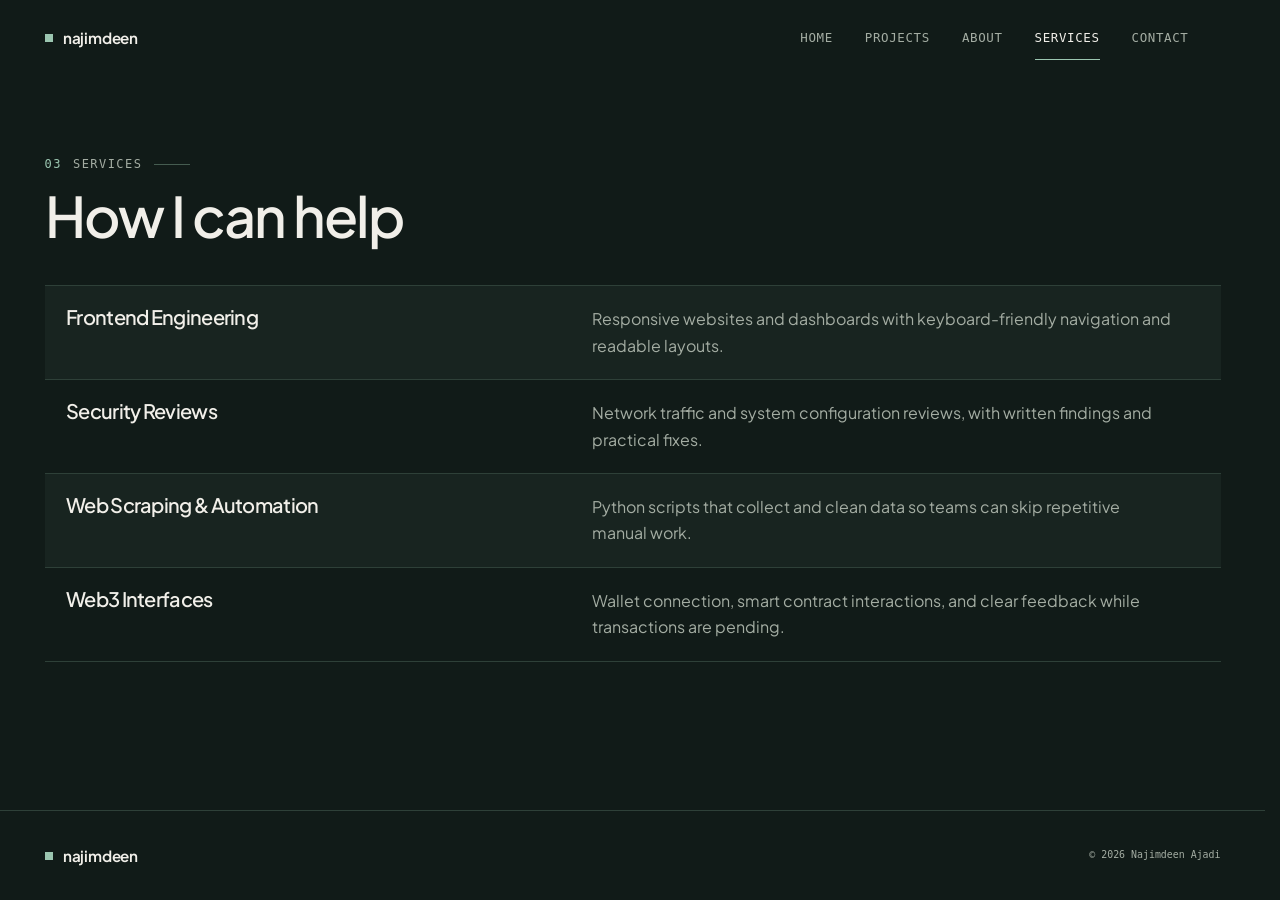
<file: services.html>
<!DOCTYPE html>
<html lang="en">

<head>
    <meta charset="UTF-8">
    <meta name="viewport" content="width=device-width, initial-scale=1">
    <title>Services — Najimdeen Ajadi</title>
    <meta name="description" content="Frontend engineering, cybersecurity auditing, web scraping and automation, and Web3 interfaces from Najimdeen Ajadi.">
    <meta name="author" content="Najimdeen Ajadi">
    <meta name="theme-color" content="#111B18">
    <meta name="color-scheme" content="dark">
    <link rel="canonical" href="https://www.najimdeenajadi.xyz/services.html">

    <meta property="og:type" content="website">
    <meta property="og:site_name" content="Najimdeen Ajadi">
    <meta property="og:title" content="Services — Najimdeen Ajadi">
    <meta property="og:description" content="Frontend engineering, cybersecurity auditing, web scraping and automation, and Web3 interfaces from Najimdeen Ajadi.">
    <meta property="og:url" content="https://www.najimdeenajadi.xyz/services.html">
    <meta property="og:image" content="https://www.najimdeenajadi.xyz/og.png">
    <meta property="og:image:width" content="1200">
    <meta property="og:image:height" content="630">
    <meta property="og:image:alt" content="Najimdeen Ajadi — Frontend Engineer &amp; Cybersecurity Specialist">
    <meta name="twitter:card" content="summary_large_image">
    <meta name="twitter:title" content="Services — Najimdeen Ajadi">
    <meta name="twitter:description" content="Frontend engineering, cybersecurity auditing, web scraping and automation, and Web3 interfaces from Najimdeen Ajadi.">
    <meta name="twitter:image" content="https://www.najimdeenajadi.xyz/og.png">

    <link rel="icon" type="image/svg+xml" href="logo.svg?v=5">
    <link rel="apple-touch-icon" href="img/apple-touch-icon.png?v=5">
    <link rel="manifest" href="site.webmanifest">
    <link rel="preload" href="fonts/PlusJakartaSans-Variable.woff2" as="font" type="font/woff2" crossorigin>
    <link rel="stylesheet" href="css/styles.css?v=8">
</head>

<body>
    <a class="skip-link" href="#main">Skip to content</a>

    <header class="nav">
        <div class="container nav__inner">
            <a href="index.html#home" class="brand" aria-label="Najimdeen Ajadi — home">
                <span class="brand__mark" aria-hidden="true"></span>
                najimdeen
            </a>

            <nav class="nav__menu" id="navMenu" aria-label="Primary">
                <ul>
                    <li><a href="index.html#home" class="nav__link">home</a></li>
                    <li><a href="index.html#projects" class="nav__link">projects</a></li>
                    <li><a href="index.html#about" class="nav__link">about</a></li>
                    <li><a href="index.html#services" class="nav__link" aria-current="page">services</a></li>
                    <li><a href="index.html#contact" class="nav__link">contact</a></li>
                </ul>
            </nav>

            <div class="nav__end">
                <button class="nav__toggle" id="navToggle" type="button" aria-expanded="false" aria-controls="navMenu" aria-label="Toggle navigation" hidden>
                    <span></span>
                    <span></span>
                </button>
            </div>
        </div>
    </header>

    <main id="main">
        <!-- Services -->
        <section id="services" class="section section--page" aria-labelledby="services-title">
            <div class="container">
                <header class="section-head">
                    <p class="eyebrow" aria-hidden="true"><span>03</span> Services</p>
                    <h1 id="services-title">How I can help</h1>
                </header>

                <ul class="services" role="list">
                    <li class="service">
                        <h2>Frontend Engineering</h2>
                        <p>Responsive websites and dashboards with keyboard-friendly navigation and readable layouts.</p>
                    </li>
                    <li class="service">
                        <h2>Security Reviews</h2>
                        <p>Network traffic and system configuration reviews, with written findings and practical fixes.</p>
                    </li>
                    <li class="service">
                        <h2>Web Scraping &amp; Automation</h2>
                        <p>Python scripts that collect and clean data so teams can skip repetitive manual work.</p>
                    </li>
                    <li class="service">
                        <h2>Web3 Interfaces</h2>
                        <p>Wallet connection, smart contract interactions, and clear feedback while transactions are pending.</p>
                    </li>
                </ul>
            </div>
        </section>
    </main>

    <footer class="footer">
        <div class="container footer__inner">
            <a href="index.html#home" class="brand" aria-label="Najimdeen Ajadi — home">
                <span class="brand__mark" aria-hidden="true"></span>
                najimdeen
            </a>
            <p class="footer__meta">&copy; <span id="year">2026</span> Najimdeen Ajadi</p>
        </div>
    </footer>

    <script type="module" src="js/main.js?v=7"></script>
</body>

</html>
</file>
<file: css/styles.css>
/* Najimdeen Ajadi — editorial portfolio */

@font-face {
    font-family: 'Plus Jakarta Sans';
    src: url('../fonts/PlusJakartaSans-Variable.woff2') format('woff2');
    font-weight: 200 800;
    font-style: normal;
    font-display: swap;
}

:root {
    color-scheme: dark;
    --bg: #111b18;
    --panel: #182420;
    --panel-2: #1e2d27;
    --line: #2e4038;
    --line-strong: #455c50;
    --text: #f1efe9;
    --muted: #a4ada3;
    --accent: #9bc6b0;
    --accent-dark: #81af98;
    --accent-soft: rgba(155, 198, 176, 0.13);
    --font-sans: 'Plus Jakarta Sans', ui-sans-serif, system-ui, -apple-system, 'Segoe UI', sans-serif;
    --font-mono: ui-monospace, SFMono-Regular, 'SF Mono', Menlo, Consolas, monospace;
    --fs-xs: 0.75rem;
    --fs-sm: 0.875rem;
    --fs-base: 1rem;
    --container: 1240px;
    --pad: clamp(1.25rem, 4vw, 2rem);
    --nav-h: 78px;
    --section-y: clamp(3.25rem, 6vw, 5rem);
    --radius: 4px;
    --ease: cubic-bezier(0.22, 1, 0.36, 1);
}

*,
*::before,
*::after {
    box-sizing: border-box;
    margin: 0;
    padding: 0;
}

html {
    background: var(--bg);
    color: var(--text);
    scroll-padding-top: calc(var(--nav-h) + 1rem);
    scrollbar-gutter: stable;
    -webkit-text-size-adjust: 100%;
    text-size-adjust: 100%;
}

@media (prefers-reduced-motion: no-preference) {
    html {
        scroll-behavior: smooth;
    }
}

body {
    min-height: 100vh;
    overflow-x: clip;
    background: var(--bg);
    color: var(--text);
    font-family: var(--font-sans);
    font-size: var(--fs-base);
    line-height: 1.65;
    -webkit-font-smoothing: antialiased;
    -moz-osx-font-smoothing: grayscale;
}

::selection {
    background: var(--accent);
    color: #090909;
}

a {
    color: inherit;
    text-decoration: none;
}

img,
svg,
picture {
    display: block;
    max-width: 100%;
}

img {
    height: auto;
}

ul,
ol {
    list-style: none;
}

button,
input,
textarea {
    font: inherit;
    color: inherit;
}

button {
    cursor: pointer;
    border: 0;
    background: none;
}

h1,
h2,
h3,
h4 {
    font-weight: 550;
    line-height: 1.08;
    letter-spacing: -0.035em;
    text-wrap: balance;
}

p {
    text-wrap: pretty;
}

:focus-visible {
    outline: 2px solid var(--accent);
    outline-offset: 4px;
}

.sr-only {
    position: absolute;
    width: 1px;
    height: 1px;
    margin: -1px;
    padding: 0;
    overflow: hidden;
    clip: rect(0, 0, 0, 0);
    white-space: nowrap;
    border: 0;
}

.skip-link {
    position: fixed;
    top: 0.75rem;
    left: 0.75rem;
    z-index: 1000;
    padding: 0.65rem 0.85rem;
    border: 1px solid var(--line-strong);
    background: var(--text);
    color: var(--bg);
    font-size: var(--fs-sm);
    font-weight: 650;
    transform: translateY(-200%);
}

.skip-link:focus {
    transform: none;
}

@media (prefers-reduced-motion: reduce) {
    *,
    *::before,
    *::after {
        animation-duration: 0.001ms !important;
        animation-delay: 0s !important;
        animation-iteration-count: 1 !important;
        transition-duration: 0.001ms !important;
        transition-delay: 0s !important;
    }
}

.container {
    width: 100%;
    max-width: var(--container);
    margin-inline: auto;
    padding-inline: var(--pad);
}

.section {
    padding-block: var(--section-y);
}

.section--page {
    min-height: calc(100vh - 90px);
    padding-top: calc(var(--nav-h) + clamp(2.5rem, 6vw, 5rem));
}

.page-section {
    border-top: 1px solid var(--line);
}

/* Navigation */
.nav {
    position: fixed;
    inset: 0 0 auto;
    z-index: 60;
    padding-block: 1.45rem;
    border-bottom: 1px solid transparent;
    background: var(--bg);
    transition: border-color 180ms linear;
}

.nav[data-scrolled] {
    border-bottom-color: var(--line);
}

.nav__progress {
    position: absolute;
    inset: auto 0 -1px;
    width: 100%;
    height: 2px;
    appearance: none;
    border: 0;
    background: transparent;
    accent-color: var(--accent);
    color: var(--accent);
    pointer-events: none;
}

.nav__progress::-webkit-progress-bar {
    background: transparent;
}

.nav__progress::-webkit-progress-value {
    background: var(--accent);
}

.nav__progress::-moz-progress-bar {
    background: var(--accent);
}

.nav__inner {
    position: relative;
    display: flex;
    align-items: center;
    gap: 2rem;
}

.brand {
    display: inline-flex;
    align-items: center;
    gap: 0.65rem;
    font-size: 0.95rem;
    font-weight: 650;
    letter-spacing: -0.015em;
}

.brand__mark {
    width: 8px;
    height: 8px;
    background: var(--accent);
    transition: transform 180ms var(--ease);
}

.brand:hover .brand__mark {
    transform: rotate(45deg);
}

.nav__menu {
    margin-left: auto;
}

.nav__menu ul {
    display: flex;
    align-items: center;
    gap: 2rem;
}

.nav__link {
    position: relative;
    display: inline-block;
    padding-block: 0.25rem;
    font-family: var(--font-mono);
    font-size: 0.78rem;
    letter-spacing: 0.05em;
    text-transform: uppercase;
    color: var(--muted);
    transition: color 160ms linear;
}

.nav__link:hover,
.nav__link[aria-current] {
    color: var(--text);
}

.nav__link::after {
    content: '';
    position: absolute;
    right: 0;
    bottom: -0.45rem;
    left: 0;
    height: 1px;
    background: var(--accent);
    transform: scaleX(0);
    transform-origin: left;
    transition: transform 180ms var(--ease);
}

.nav__link:hover::after,
.nav__link[aria-current]::after {
    transform: scaleX(1);
}

.nav__end {
    display: flex;
    align-items: center;
    gap: 0.75rem;
}

.nav__toggle {
    display: none;
    flex-direction: column;
    align-items: center;
    justify-content: center;
    gap: 6px;
    width: 40px;
    height: 40px;
    margin-right: -0.5rem;
}

.nav__toggle span {
    width: 21px;
    height: 1px;
    background: currentColor;
    transition: transform 200ms var(--ease);
}

.nav__toggle[aria-expanded='true'] span:first-child {
    transform: translateY(3.5px) rotate(45deg);
}

.nav__toggle[aria-expanded='true'] span:last-child {
    transform: translateY(-3.5px) rotate(-45deg);
}

/* Hero */
.hero {
    position: relative;
    isolation: isolate;
    padding-top: calc(var(--nav-h) + clamp(3rem, 6.5vw, 6rem));
    padding-bottom: clamp(3.5rem, 7vw, 6rem);
    background: radial-gradient(ellipse at 18% 16%, #1d3029, transparent 72%);
}

.hero::before {
    content: '';
    position: absolute;
    inset: var(--nav-h) 0 0 42%;
    z-index: -1;
    background-image:
        linear-gradient(var(--line) 1px, transparent 1px),
        linear-gradient(90deg, var(--line) 1px, transparent 1px);
    background-size: 40px 40px;
    mask-image: radial-gradient(ellipse at 72% 45%, #000, transparent 72%);
    opacity: 0.65;
    pointer-events: none;
}

.hero__inner {
    display: grid;
    grid-template-columns: minmax(0, 1.5fr) minmax(18rem, 1fr);
    align-items: end;
    gap: clamp(1.75rem, 5vw, 4.5rem);
}

.hero__role {
    display: flex;
    align-items: center;
    gap: 0.75rem;
    margin-bottom: 1rem;
    font-family: var(--font-mono);
    font-size: 0.8rem;
    letter-spacing: 0.1em;
    text-transform: uppercase;
    color: var(--accent);
}

.hero__role::before {
    content: '';
    width: 1.5rem;
    height: 1px;
    background: currentColor;
}

.hero__title {
    font-size: clamp(2.65rem, 7.3vw, 6.2rem);
    line-height: 0.98;
    letter-spacing: -0.055em;
    text-wrap: initial;
}

.hero__title span {
    display: block;
}

.hero__surname {
    color: var(--accent);
}

.hero__copy {
    padding: 0.25rem 0 0.25rem clamp(1rem, 3vw, 2.25rem);
    border-inline-start: 1px solid var(--line-strong);
}

.hero__lede {
    max-width: 24ch;
    font-size: clamp(1.35rem, 2.25vw, 1.8rem);
    font-weight: 500;
    line-height: 1.3;
    letter-spacing: -0.025em;
    text-wrap: balance;
}

.hero__context {
    max-width: 42ch;
    margin-top: 0.75rem;
    color: var(--muted);
}

.hero__actions {
    display: flex;
    flex-wrap: wrap;
    align-items: center;
    gap: 0.75rem;
    margin-top: 1.35rem;
}

.btn {
    display: inline-flex;
    align-items: center;
    justify-content: center;
    gap: 0.45rem;
    min-height: 46px;
    padding: 0.75rem 1.15rem;
    border: 1px solid var(--line-strong);
    border-radius: var(--radius);
    background: transparent;
    font-size: var(--fs-sm);
    font-weight: 650;
    transition: color 160ms linear, background-color 160ms linear, border-color 160ms linear;
}

.btn .arrow {
    transition: transform 180ms var(--ease);
}

.btn:hover .arrow {
    transform: translateX(2px);
}

.hero__actions .btn--primary:hover .arrow {
    transform: translateY(2px);
}

.btn:active {
    transform: translateY(1px);
}

.btn--primary {
    border-color: var(--accent);
    background: var(--accent);
    color: #0a0a0a;
}

.btn--primary:hover {
    border-color: var(--accent-dark);
    background: var(--accent-dark);
}

.btn--ghost {
    color: var(--muted);
}

.btn--ghost:hover {
    border-color: var(--accent);
    background: var(--accent-soft);
    color: var(--text);
}

/* One-time entrances; the content stays readable throughout. */
@media (prefers-reduced-motion: no-preference) {
    .hero__role,
    .hero__title > span,
    .hero__lede,
    .hero__context,
    .hero__actions {
        animation: rise-in 620ms var(--ease) backwards;
    }

    .hero__title > span {
        --rise-distance: 24px;
        animation-delay: 45ms;
    }

    .hero__title > .hero__surname {
        animation-delay: 105ms;
    }

    .hero__lede { animation-delay: 145ms; }
    .hero__context { animation-delay: 175ms; }
    .hero__actions { animation-delay: 210ms; }

    .section .is-visible {
        animation: rise-in 580ms var(--ease) var(--rise-delay, 0ms) backwards;
    }

    .hero__role::before,
    .section-head.is-visible .eyebrow::after {
        transform-origin: left center;
        animation: rule-in 480ms var(--ease) backwards;
    }

    .project__notes[open] p {
        --rise-distance: 4px;
        animation: rise-in 260ms var(--ease) backwards;
    }

    @media (min-width: 761px) {
        .project:nth-child(4) {
            --rise-delay: 55ms;
        }

        .project:nth-child(5) {
            --rise-delay: 110ms;
        }
    }
}

@keyframes rise-in {
    from {
        transform: translateY(var(--rise-distance, 16px));
    }
}

@keyframes rule-in {
    from {
        transform: scaleX(0);
    }
}

/* Section headers */
.section-head {
    margin-bottom: clamp(1.6rem, 3.5vw, 2.5rem);
}

.eyebrow {
    display: flex;
    align-items: center;
    gap: 0.7rem;
    margin-bottom: 0.65rem;
    font-family: var(--font-mono);
    font-size: var(--fs-xs);
    font-weight: 500;
    letter-spacing: 0.12em;
    text-transform: uppercase;
    color: var(--muted);
}

.eyebrow span {
    color: var(--accent);
}

.eyebrow::after {
    content: '';
    width: 2.25rem;
    height: 1px;
    background: var(--line-strong);
}

.section-head h1,
.section-head h2 {
    font-size: clamp(2.15rem, 4.8vw, 3.5rem);
}

/* Shared content */
.card {
    border: 1px solid var(--line);
    border-radius: var(--radius);
    background: var(--panel);
    padding: clamp(1.4rem, 2.5vw, 2rem);
}

/* About */
.about__grid {
    display: grid;
    grid-template-columns: minmax(0, 0.85fr) minmax(0, 1.15fr);
    gap: clamp(2rem, 6vw, 5rem);
}

.about__grid h2,
.about__grid h3 {
    margin-bottom: 0.85rem;
    font-size: 1.15rem;
}

.about__profile {
    align-self: start;
    padding: clamp(1.15rem, 3vw, 1.85rem);
    border: 1px solid var(--line);
    border-inline-start: 2px solid var(--accent);
    border-radius: var(--radius);
    background: var(--panel);
}

.about__profile p {
    max-width: 45ch;
    color: var(--muted);
}

.about__profile .about__degree {
    margin-bottom: 0.25rem;
    font-weight: 600;
    color: var(--text);
}

.about__profile p + :is(h2, h3) {
    margin-top: 1.75rem;
}

.roles {
    display: grid;
    border-top: 1px solid var(--line);
}

.roles li {
    display: grid;
    gap: 0.25rem;
    padding-block: 0.9rem;
    border-bottom: 1px solid var(--line);
}

.roles strong {
    font-weight: 600;
}

.roles span {
    font-family: var(--font-mono);
    font-size: var(--fs-xs);
    color: var(--muted);
}

.roles p {
    margin-top: 0.2rem;
    font-size: var(--fs-sm);
    color: var(--muted);
}

/* Projects */
.projects {
    display: grid;
    grid-template-columns: repeat(3, minmax(0, 1fr));
    gap: clamp(0.85rem, 2vw, 1.5rem);
}

.project {
    display: flex;
    flex-direction: column;
    padding: 0;
    transition: border-color 180ms linear;
}

.project--case {
    display: grid;
    grid-column: 1 / -1;
    grid-template-columns: minmax(0, 1fr) minmax(0, 1.14fr);
    gap: clamp(0.75rem, 2vw, 1.25rem);
    padding: clamp(0.75rem, 1.8vw, 1.4rem);
}

.project--featured {
    grid-template-columns: minmax(0, 1.27fr) minmax(0, 1fr);
    border-color: var(--line-strong);
    background: var(--panel-2);
}

.project:hover {
    border-color: var(--line-strong);
}

.project__media {
    position: relative;
    display: block;
    min-width: 0;
    aspect-ratio: 16 / 9;
    overflow: hidden;
    border-bottom: 1px solid var(--line);
    border-radius: var(--radius) var(--radius) 0 0;
    background: var(--panel-2);
    cursor: zoom-in;
}

.project--case .project__media {
    align-self: center;
    border: 1px solid var(--line-strong);
    border-radius: var(--radius);
}

.project__media img {
    position: absolute;
    inset: 0;
    width: 100%;
    height: 100%;
    object-fit: cover;
}

.project--ccgen .project__media {
    background: #10131a;
}

.project--ccgen .project__media img {
    object-fit: contain;
}

.project--idealab .project__media img {
    object-position: center 24%;
}

.project__zoom {
    position: absolute;
    right: 0.65rem;
    bottom: 0.65rem;
    padding: 0.35rem 0.6rem;
    border: 1px solid var(--line-strong);
    border-radius: var(--radius);
    background: var(--bg);
    color: var(--text);
    font-family: var(--font-mono);
    font-size: var(--fs-xs);
    transition: color 160ms linear, border-color 160ms linear;
}

.project__media:is(:hover, :focus-visible) .project__zoom {
    border-color: var(--accent);
    color: var(--accent);
}

@media (hover: hover) and (prefers-reduced-motion: no-preference) {
    .project__media img {
        transition: transform 420ms var(--ease);
    }

    .project__media:hover img {
        transform: scale(1.025);
    }
}

.project__content {
    display: flex;
    flex: 1;
    flex-direction: column;
    padding: clamp(1.15rem, 2.15vw, 1.6rem);
}

.project__label {
    margin-bottom: 0.55rem;
    font-family: var(--font-mono);
    font-size: var(--fs-xs);
    color: var(--accent);
}

.project h2,
.project h3 {
    font-size: clamp(1.3rem, 2.2vw, 1.6rem);
}

.project--case :is(h2, h3) {
    font-size: clamp(1.75rem, 3.5vw, 2.35rem);
}

.project--featured :is(h2, h3) {
    font-size: clamp(2rem, 4.5vw, 3rem);
}

.project--case .project__content {
    justify-content: center;
    padding: clamp(0.5rem, 2vw, 1.5rem);
}

.project__desc {
    max-width: 50ch;
    margin-top: 0.75rem;
    font-size: 0.94rem;
    color: var(--muted);
}

.project__stack {
    padding-top: 0.9rem;
    font-family: var(--font-mono);
    font-size: var(--fs-xs);
    color: var(--muted);
}

.project__actions {
    display: flex;
    flex-wrap: wrap;
    align-items: center;
    gap: 0.25rem 1.2rem;
    margin-top: auto;
    padding-top: 0.7rem;
}

.project--case .project__actions {
    margin-top: 0;
}

.project__link,
.project__source {
    display: inline-flex;
    align-items: center;
    gap: 0.35rem;
    min-height: 2.75rem;
    font-size: var(--fs-sm);
    font-weight: 650;
    transition: color 160ms linear;
}

.project__link {
    color: var(--text);
}

.project__source {
    color: var(--muted);
}

.project__link:hover,
.project__source:hover {
    color: var(--accent);
}

.project__link .arrow,
.project__source .arrow {
    transition: transform 180ms var(--ease);
}

.project__link:hover .arrow,
.project__source:hover .arrow {
    transform: translate(2px, -2px);
}

.project:focus-within {
    border-color: var(--accent);
}

.project__notes {
    max-width: 55ch;
    margin-top: 0.65rem;
    border-top: 1px solid var(--line-strong);
    border-bottom: 1px solid var(--line-strong);
}

.project__notes summary {
    display: flex;
    align-items: center;
    justify-content: space-between;
    gap: 0.75rem;
    min-height: 44px;
    padding-inline: 0.15rem 0.5rem;
    color: var(--muted);
    font-size: var(--fs-sm);
    font-weight: 650;
    list-style: none;
    cursor: pointer;
}

.project__notes summary::-webkit-details-marker {
    display: none;
}

.project__notes summary::after {
    content: '';
    flex: none;
    width: 0.45rem;
    height: 0.45rem;
    border-right: 1px solid currentColor;
    border-bottom: 1px solid currentColor;
    transform: translateY(-2px) rotate(45deg);
    transition: transform 180ms var(--ease);
}

.project__notes summary:hover,
.project__notes[open] summary {
    color: var(--accent);
}

.project__notes[open] summary::after {
    transform: translateY(2px) rotate(225deg);
}

.project__notes p {
    padding: 0 0.5rem 0.85rem 0.15rem;
    color: var(--muted);
    font-size: var(--fs-sm);
}

/* Enlarged project screenshots */
html:has(.project-preview[open]) {
    overflow: hidden;
}

.project-preview {
    width: min(68rem, calc(100% - 2rem));
    max-height: calc(100% - 2rem);
    margin: auto;
    overscroll-behavior: contain;
    border: 1px solid var(--line-strong);
    border-radius: var(--radius);
    background: var(--panel);
    color: var(--text);
    box-shadow: 0 1rem 4rem rgb(0 0 0 / 45%);
}

.project-preview::backdrop {
    background: rgb(5 12 9 / 85%);
}

.project-preview__head {
    display: flex;
    align-items: center;
    justify-content: space-between;
    gap: 1rem;
    padding: 0.5rem 1rem;
    border-bottom: 1px solid var(--line);
}

.project-preview__head h2 {
    font-size: clamp(1rem, 2vw, 1.25rem);
}

.project-preview__close {
    min-height: 2.75rem;
    padding-inline: 0.65rem;
    border-radius: var(--radius);
    font-size: var(--fs-sm);
    white-space: nowrap;
}

.project-preview__close:hover {
    background: var(--accent-soft);
}

.project-preview__media {
    display: grid;
    place-items: center;
    aspect-ratio: 16 / 9;
    max-height: calc(100vh - 6.5rem);
    max-height: calc(100dvh - 6.5rem);
    background: var(--bg);
}

.project-preview__media img {
    width: 100%;
    height: 100%;
    min-height: 0;
    object-fit: contain;
}

.project-preview__media p {
    padding: 1rem;
    text-align: center;
    color: var(--muted);
}

.project-preview__media a {
    color: var(--accent);
    text-decoration: underline;
}

@media (prefers-reduced-motion: no-preference) {
    .project-preview[open] {
        animation: preview-in 240ms var(--ease);
    }

    /* Keep the native dialog in the top layer while it closes. */
    @supports (overlay: auto) and (transition-behavior: allow-discrete) {
        .project-preview {
            opacity: 0;
            transform: translateY(10px) scale(0.985);
            transition:
                opacity 160ms ease,
                transform 240ms var(--ease),
                display 240ms allow-discrete,
                overlay 240ms allow-discrete;
        }

        .project-preview[open] {
            animation: none;
            opacity: 1;
            transform: none;
        }

        .project-preview:not([open]),
        .project-preview:not([open])::backdrop {
            pointer-events: none;
        }

        .project-preview::backdrop {
            opacity: 0;
            transition: opacity 200ms ease, display 240ms allow-discrete, overlay 240ms allow-discrete;
        }

        .project-preview[open]::backdrop {
            opacity: 1;
        }

        @starting-style {
            .project-preview[open] {
                opacity: 0;
                transform: translateY(10px) scale(0.985);
            }

            .project-preview[open]::backdrop {
                opacity: 0;
            }
        }
    }
}

@keyframes preview-in {
    from {
        opacity: 0;
        transform: translateY(10px) scale(0.985);
    }
}

/* Services */
.services {
    border-top: 1px solid var(--line);
}

.service {
    display: grid;
    grid-template-columns: minmax(0, 0.85fr) minmax(0, 1.15fr);
    gap: clamp(0.55rem, 6vw, 5rem);
    align-items: baseline;
    padding: 1.25rem clamp(0.85rem, 2vw, 1.35rem);
    border-bottom: 1px solid var(--line);
}

.service:nth-child(odd) {
    background: var(--panel);
}

.service h2,
.service h3 {
    font-size: clamp(1.1rem, 1.8vw, 1.25rem);
}

.service p {
    max-width: 60ch;
    color: var(--muted);
}

/* Contact */
.contact {
    display: grid;
    grid-template-columns: minmax(0, 1.05fr) minmax(0, 0.95fr);
    align-items: start;
    gap: clamp(2rem, 6vw, 5rem);
}

.contact__intro {
    max-width: 43ch;
    color: var(--muted);
}

.contact__mailrow {
    display: flex;
    flex-wrap: wrap;
    align-items: center;
    gap: 0.75rem;
    margin-top: 1rem;
}

.contact__mail {
    border-bottom: 1px solid var(--line-strong);
    font-size: clamp(1.05rem, 2vw, 1.45rem);
    font-weight: 500;
    letter-spacing: -0.03em;
    overflow-wrap: anywhere;
    transition: color 160ms linear, border-color 160ms linear;
}

.contact__mail:hover {
    border-color: var(--accent);
    color: var(--accent);
}

.copy {
    min-height: 2.75rem;
    padding: 0.4rem 0.75rem;
    border: 1px solid var(--line-strong);
    border-radius: var(--radius);
    font-size: var(--fs-sm);
    color: var(--muted);
    transition: border-color 160ms linear, color 160ms linear;
}

.copy:hover {
    border-color: var(--muted);
    color: var(--text);
}

.links {
    margin-top: 2rem;
    border-top: 1px solid var(--line);
}

.links li {
    border-bottom: 1px solid var(--line);
}

.links a {
    display: flex;
    align-items: center;
    gap: 1rem;
    padding-block: 0.95rem;
    font-size: var(--fs-sm);
}

.links__value {
    margin-left: auto;
    color: var(--muted);
}

.links a:hover .links__label {
    text-decoration: underline;
    text-underline-offset: 0.2em;
}

.links .arrow {
    margin-left: auto;
    color: var(--muted);
    transition: color 160ms linear, transform 180ms var(--ease);
}

.links a:hover .arrow {
    color: var(--accent);
    transform: translate(2px, -2px);
}

.links__value + .arrow {
    margin-left: 0;
}

.form {
    display: grid;
    gap: 1rem;
}

.form__head h2,
.form__head h3 {
    font-size: 1.25rem;
}

.form__head p {
    margin-top: 0.35rem;
    font-size: var(--fs-sm);
    color: var(--muted);
}

.form__identity {
    display: grid;
    grid-template-columns: repeat(2, minmax(0, 1fr));
    gap: 1rem;
}

.field {
    display: grid;
    gap: 0.4rem;
}

.field label {
    font-size: var(--fs-sm);
    color: var(--muted);
}

.field input,
.field textarea {
    width: 100%;
    padding: 0.8rem 0.85rem;
    border: 1px solid #65786d;
    border-radius: var(--radius);
    background: var(--bg);
    font-size: 1rem;
    transition: border-color 160ms linear;
}

.field textarea {
    min-height: 6.5rem;
    resize: vertical;
}

.field input:focus,
.field textarea:focus {
    border-color: var(--accent);
}

.form .btn {
    justify-self: start;
}

.form__status {
    font-size: var(--fs-sm);
    color: var(--accent);
}

.form__status:empty {
    position: absolute;
}

/* Footer and toast */
.footer {
    border-top: 1px solid var(--line);
    padding-block: 2rem;
}

.footer__inner {
    display: flex;
    flex-wrap: wrap;
    align-items: center;
    justify-content: space-between;
    gap: 1rem;
}

.footer__meta {
    font-family: var(--font-mono);
    font-size: 0.62rem;
    color: var(--muted);
}

.toast {
    position: fixed;
    left: 50%;
    bottom: 1.5rem;
    z-index: 200;
    padding: 0.65rem 0.85rem;
    border: 1px solid var(--line-strong);
    background: var(--panel-2);
    font-size: 0.75rem;
    opacity: 0;
    pointer-events: none;
    transform: translate(-50%, 0.5rem);
    transition: opacity 180ms ease, transform 180ms ease;
}

.toast[data-show] {
    opacity: 1;
    transform: translate(-50%, 0);
}

@media (max-width: 900px) {
    .project--case {
        display: flex;
    }

    .project--case .project__media {
        align-self: stretch;
    }
}

@media (max-width: 760px) {
    .nav {
        padding-block: 1.1rem;
    }

    .nav__inner {
        flex-wrap: wrap;
        gap: 0.3rem 1rem;
    }

    .nav__menu {
        margin-left: 0;
    }

    .nav__menu:not([data-collapsible]) {
        order: 1;
        flex-basis: 100%;
    }

    .nav__menu[data-collapsible] {
        position: absolute;
        top: calc(100% + 0.75rem);
        right: 0;
        left: 0;
        display: none;
        padding: 0.45rem;
        border: 1px solid var(--line);
        background: var(--panel);
        opacity: 0;
        transform: translate3d(0, -6px, 0);
        transition: opacity 180ms ease, transform 180ms var(--ease), display 180ms allow-discrete;
    }

    .nav__menu[data-open] {
        display: block;
        opacity: 1;
        transform: none;
    }

    @starting-style {
        .nav__menu[data-open] {
            opacity: 0;
            transform: translate3d(0, -6px, 0);
        }
    }

    .nav__menu ul {
        flex-wrap: wrap;
        gap: 0.25rem 0.75rem;
    }

    .nav__menu[data-collapsible] ul {
        flex-direction: column;
        align-items: stretch;
        gap: 0;
    }

    .nav__link {
        display: block;
        padding: 0.8rem;
        font-size: 0.72rem;
    }

    .nav__link[aria-current] {
        background: var(--accent-soft);
        color: var(--text);
    }

    .nav__link::after {
        display: none;
    }

    .nav__toggle:not([hidden]) {
        display: inline-flex;
    }

    .nav__end {
        margin-left: auto;
    }

    body::after {
        content: '';
        position: fixed;
        inset: 0;
        z-index: 50;
        background: rgba(0, 0, 0, 0.7);
        opacity: 0;
        pointer-events: none;
        transition: opacity 180ms linear;
    }

    body:has(.nav__menu[data-open])::after {
        opacity: 1;
    }

    .about__grid,
    .projects,
    .contact,
    .hero__inner {
        grid-template-columns: minmax(0, 1fr);
    }

    .hero__title {
        font-size: clamp(2.65rem, 10.2vw, 4.8rem);
    }

    .hero::before {
        inset-inline-start: 18%;
    }
}

@media (max-width: 600px) {
    .service,
    .form__identity {
        grid-template-columns: minmax(0, 1fr);
    }

    .footer__inner {
        align-items: flex-start;
        flex-direction: column;
    }
}
</file>
<file: portfolio.css>
/* ==========================================================================
   Portfolio Design System & Tokens
   ========================================================================== */
:root {
    --font-heading: 'Outfit', -apple-system, BlinkMacSystemFont, sans-serif;
    --font-body: 'Plus Jakarta Sans', -apple-system, BlinkMacSystemFont, sans-serif;
    
    --bg-main: #090a0f;
    --bg-dark: #050609;
    --bg-card: rgba(18, 20, 29, 0.65);
    --bg-card-hover: rgba(28, 31, 46, 0.85);
    
    --accent-red: #ff0055;
    --accent-cyan: #00f2fe;
    --accent-purple: #7928ca;
    
    --gradient-primary: linear-gradient(135deg, var(--accent-red) 0%, var(--accent-purple) 50%, var(--accent-cyan) 100%);
    --gradient-text: linear-gradient(135deg, #ffffff 20%, var(--accent-cyan) 100%);
    
    --text-main: #f8fafc;
    --text-muted: #94a3b8;
    --border-card: rgba(255, 255, 255, 0.08);
    --border-hover: rgba(0, 242, 254, 0.3);
    
    --radius-sm: 8px;
    --radius-md: 16px;
    --radius-lg: 24px;
    --radius-full: 9999px;
    
    --transition: all 0.3s cubic-bezier(0.4, 0, 0.2, 1);
}

/* Base Reset & Global Styles */
* {
    margin: 0;
    padding: 0;
    box-sizing: border-box;
}

html {
    scroll-behavior: smooth;
}

body {
    font-family: var(--font-body);
    background-color: var(--bg-main);
    color: var(--text-main);
    line-height: 1.6;
    overflow-x: hidden;
}

a {
    text-decoration: none;
    color: inherit;
}

.gradient-text {
    background: var(--gradient-primary);
    -webkit-background-clip: text;
    -webkit-text-fill-color: transparent;
}

/* ==========================================================================
   Navigation Bar
   ========================================================================== */
.navbar {
    position: fixed;
    top: 0;
    left: 0;
    width: 100%;
    z-index: 1000;
    padding: 1.25rem 0;
    transition: var(--transition);
}

.navbar.scrolled {
    background: rgba(9, 10, 15, 0.85);
    backdrop-filter: blur(16px);
    -webkit-backdrop-filter: blur(16px);
    border-bottom: 1px solid var(--border-card);
    padding: 0.85rem 0;
    box-shadow: 0 10px 30px rgba(0, 0, 0, 0.5);
}

.nav-container {
    max-width: 1200px;
    margin: 0 auto;
    padding: 0 1.5rem;
    display: flex;
    justify-content: space-between;
    align-items: center;
}

.logo {
    font-family: var(--font-heading);
    font-size: 1.4rem;
    font-weight: 800;
    letter-spacing: 0.05em;
    color: var(--text-main);
}

.logo-accent {
    color: var(--accent-red);
}

.nav-menu ul {
    display: flex;
    list-style: none;
    gap: 2rem;
}

.nav-link {
    font-size: 0.95rem;
    font-weight: 600;
    color: var(--text-muted);
    transition: var(--transition);
    position: relative;
    padding: 0.4rem 0;
}

.nav-link:hover, .nav-link.active {
    color: var(--text-main);
}

.nav-link::after {
    content: '';
    position: absolute;
    bottom: 0;
    left: 0;
    width: 0;
    height: 2px;
    background: var(--gradient-primary);
    transition: var(--transition);
    border-radius: var(--radius-full);
}

.nav-link:hover::after, .nav-link.active::after {
    width: 100%;
}

/* Mobile Toggle */
.nav-toggle {
    display: none;
    background: none;
    border: none;
    cursor: pointer;
    flex-direction: column;
    gap: 5px;
}

.nav-toggle span {
    display: block;
    width: 25px;
    height: 2px;
    background: var(--text-main);
    transition: var(--transition);
}

/* ==========================================================================
   Hero Section
   ========================================================================== */
.hero-section {
    min-height: 100vh;
    padding-top: 8rem;
    padding-bottom: 4rem;
    display: flex;
    flex-direction: column;
    justify-content: center;
    align-items: center;
    position: relative;
    background: radial-gradient(circle at 50% 20%, rgba(255, 0, 85, 0.08) 0%, transparent 60%);
}

.hero-container {
    max-width: 1200px;
    width: 100%;
    margin: 0 auto;
    padding: 0 1.5rem;
    display: grid;
    grid-template-columns: 1.2fr 0.8fr;
    gap: 3rem;
    align-items: center;
}

.hero-badge {
    display: inline-flex;
    align-items: center;
    gap: 0.5rem;
    background: rgba(255, 0, 85, 0.1);
    border: 1px solid rgba(255, 0, 85, 0.25);
    padding: 0.4rem 1rem;
    border-radius: var(--radius-full);
    font-size: 0.75rem;
    font-weight: 700;
    letter-spacing: 0.08em;
    color: var(--accent-red);
    margin-bottom: 1.25rem;
}

.pulse-dot {
    width: 8px;
    height: 8px;
    background: var(--accent-red);
    border-radius: 50%;
    box-shadow: 0 0 10px var(--accent-red);
    animation: pulse 1.8s infinite;
}

@keyframes pulse {
    0% { transform: scale(0.95); opacity: 0.8; }
    50% { transform: scale(1.3); opacity: 1; }
    100% { transform: scale(0.95); opacity: 0.8; }
}

.hero-title {
    font-family: var(--font-heading);
    font-size: clamp(2.5rem, 5vw, 4rem);
    font-weight: 800;
    line-height: 1.1;
    margin-bottom: 1.25rem;
}

.hero-description {
    font-size: 1.1rem;
    color: var(--text-muted);
    max-width: 540px;
    margin-bottom: 2rem;
}

.hero-actions {
    display: flex;
    gap: 1rem;
    flex-wrap: wrap;
    margin-bottom: 2rem;
}

/* Buttons */
.btn {
    display: inline-flex;
    align-items: center;
    justify-content: center;
    padding: 0.85rem 1.8rem;
    border-radius: var(--radius-full);
    font-family: var(--font-heading);
    font-size: 0.95rem;
    font-weight: 600;
    cursor: pointer;
    transition: var(--transition);
    border: none;
}

.btn-primary {
    background: var(--gradient-primary);
    color: #ffffff;
    box-shadow: 0 8px 25px rgba(255, 0, 85, 0.3);
}

.btn-primary:hover {
    transform: translateY(-2px);
    box-shadow: 0 12px 30px rgba(255, 0, 85, 0.45);
}

.btn-secondary {
    background: rgba(255, 255, 255, 0.05);
    color: var(--text-main);
    border: 1px solid var(--border-card);
}

.btn-secondary:hover {
    background: rgba(255, 255, 255, 0.1);
    border-color: var(--border-hover);
    transform: translateY(-2px);
}

.btn-youtube {
    background: #ff0000;
    color: white;
    box-shadow: 0 8px 25px rgba(255, 0, 0, 0.3);
}

.btn-youtube:hover {
    background: #cc0000;
    transform: translateY(-2px);
}

.contact-quick {
    font-size: 0.9rem;
    color: var(--text-muted);
    display: flex;
    align-items: center;
    gap: 0.5rem;
}

/* Avatar Frame */
.hero-image-wrapper {
    position: relative;
    display: flex;
    justify-content: center;
}

.image-glow {
    position: absolute;
    width: 280px;
    height: 280px;
    background: var(--gradient-primary);
    filter: blur(70px);
    opacity: 0.35;
    border-radius: 50%;
}

.image-frame {
    position: relative;
    width: clamp(260px, 30vw, 340px);
    height: clamp(320px, 38vw, 420px);
    border-radius: var(--radius-lg);
    overflow: hidden;
    border: 2px solid var(--border-card);
    box-shadow: 0 20px 40px rgba(0, 0, 0, 0.6);
    background: var(--bg-card);
    display: flex;
    align-items: center;
    justify-content: center;
}

.image-frame img {
    width: 100%;
    height: 100%;
    object-fit: cover;
    transition: var(--transition);
}

.image-frame:hover img {
    transform: scale(1.04);
}

.avatar-fallback-text {
    font-family: var(--font-heading);
    font-size: 4rem;
    font-weight: 800;
    color: var(--accent-cyan);
    display: none;
}

.avatar-fallback .avatar-fallback-text {
    display: block;
}

/* Live Stats Banner */
.stats-banner {
    max-width: 1000px;
    width: calc(100% - 3rem);
    margin-top: 4rem;
    background: var(--bg-card);
    border: 1px solid var(--border-card);
    backdrop-filter: blur(16px);
    border-radius: var(--radius-md);
    padding: 1.5rem 2rem;
    display: flex;
    justify-content: space-around;
    align-items: center;
    flex-wrap: wrap;
    gap: 1.5rem;
    box-shadow: 0 10px 30px rgba(0, 0, 0, 0.4);
}

.stat-card {
    display: flex;
    flex-direction: column;
    align-items: center;
    text-align: center;
}

.stat-number {
    font-family: var(--font-heading);
    font-size: 1.75rem;
    font-weight: 800;
    background: var(--gradient-text);
    -webkit-background-clip: text;
    -webkit-text-fill-color: transparent;
}

.stat-label {
    font-size: 0.8rem;
    font-weight: 600;
    color: var(--text-muted);
    text-transform: uppercase;
    letter-spacing: 0.05em;
}

.stat-divider {
    width: 1px;
    height: 40px;
    background: var(--border-card);
}

/* ==========================================================================
   Section Containers & Headers
   ========================================================================== */
.section {
    padding: 6rem 0;
}

.section-dark {
    background: var(--bg-dark);
    border-top: 1px solid var(--border-card);
    border-bottom: 1px solid var(--border-card);
}

.section-container {
    max-width: 1200px;
    margin: 0 auto;
    padding: 0 1.5rem;
}

.section-header {
    text-align: center;
    margin-bottom: 3.5rem;
}

.section-title {
    font-family: var(--font-heading);
    font-size: clamp(2rem, 4vw, 2.75rem);
    font-weight: 800;
    margin-bottom: 0.5rem;
}

.section-subtitle {
    font-size: 1rem;
    color: var(--text-muted);
}

/* ==========================================================================
   About Grid
   ========================================================================== */
.about-grid {
    display: grid;
    grid-template-columns: repeat(auto-fit, minmax(300px, 1fr));
    gap: 2rem;
}

.info-card {
    background: var(--bg-card);
    border: 1px solid var(--border-card);
    border-radius: var(--radius-md);
    padding: 2rem;
    transition: var(--transition);
    position: relative;
    overflow: hidden;
}

.info-card:hover {
    background: var(--bg-card-hover);
    border-color: var(--border-hover);
    transform: translateY(-4px);
    box-shadow: 0 12px 30px rgba(0, 0, 0, 0.4);
}

.card-icon {
    font-size: 2.2rem;
    margin-bottom: 1rem;
}

.info-card h3 {
    font-family: var(--font-heading);
    font-size: 1.3rem;
    font-weight: 700;
    margin-bottom: 0.85rem;
    color: var(--text-main);
}

.info-card p {
    font-size: 0.95rem;
    color: var(--text-muted);
    line-height: 1.7;
}

/* ==========================================================================
   Skills Section
   ========================================================================== */
.skills-wrapper {
    display: grid;
    grid-template-columns: 1fr 1.2fr;
    gap: 3rem;
    align-items: center;
}

.skills-bio h3 {
    font-family: var(--font-heading);
    font-size: 1.5rem;
    font-weight: 700;
    margin-bottom: 1rem;
}

.skills-bio p {
    color: var(--text-muted);
    font-size: 1rem;
    line-height: 1.7;
}

.skills-list {
    display: flex;
    flex-direction: column;
    gap: 1.5rem;
}

.skill-item {
    display: flex;
    flex-direction: column;
    gap: 0.4rem;
}

.skill-info {
    display: flex;
    justify-content: space-between;
    font-size: 0.9rem;
    font-weight: 600;
}

.progress-bar {
    width: 100%;
    height: 8px;
    background: rgba(255, 255, 255, 0.08);
    border-radius: var(--radius-full);
    overflow: hidden;
}

.progress-fill {
    height: 100%;
    background: var(--gradient-primary);
    border-radius: var(--radius-full);
    transition: width 1s ease-in-out;
}

/* ==========================================================================
   Channel Showcase Video Grid
   ========================================================================== */
.gallery-grid {
    display: grid;
    grid-template-columns: repeat(auto-fit, minmax(320px, 1fr));
    gap: 2rem;
    margin-bottom: 3rem;
}

.video-card {
    background: var(--bg-card);
    border: 1px solid var(--border-card);
    border-radius: var(--radius-md);
    overflow: hidden;
    transition: var(--transition);
    display: flex;
    flex-direction: column;
}

.video-card:hover {
    border-color: var(--border-hover);
    transform: translateY(-5px);
    box-shadow: 0 15px 35px rgba(0, 0, 0, 0.5);
}

.thumbnail-wrapper {
    position: relative;
    width: 100%;
    padding-top: 56.25%; /* 16:9 Aspect Ratio */
    background: #000;
    overflow: hidden;
}

.thumbnail-wrapper img {
    position: absolute;
    top: 0;
    left: 0;
    width: 100%;
    height: 100%;
    object-fit: cover;
    transition: var(--transition);
}

.video-card:hover .thumbnail-wrapper img {
    transform: scale(1.05);
}

.play-overlay {
    position: absolute;
    inset: 0;
    background: rgba(0, 0, 0, 0.4);
    display: flex;
    align-items: center;
    justify-content: center;
    opacity: 0;
    transition: var(--transition);
}

.video-card:hover .play-overlay {
    opacity: 1;
}

.play-icon {
    width: 50px;
    height: 50px;
    background: var(--accent-red);
    color: white;
    border-radius: 50%;
    display: flex;
    align-items: center;
    justify-content: center;
    font-size: 1.2rem;
    box-shadow: 0 0 20px rgba(255, 0, 85, 0.6);
}

.video-info {
    padding: 1.25rem;
    display: flex;
    flex-direction: column;
    gap: 0.5rem;
}

.video-info h4 {
    font-family: var(--font-heading);
    font-size: 1.05rem;
    font-weight: 700;
    color: var(--text-main);
}

.video-link-text {
    font-size: 0.8rem;
    font-weight: 600;
    color: var(--accent-cyan);
}

.channel-cta {
    display: flex;
    justify-content: center;
}

/* ==========================================================================
   Contact Section
   ========================================================================== */
.contact-wrapper {
    max-width: 600px;
    margin: 0 auto;
}

.contact-form {
    background: var(--bg-card);
    border: 1px solid var(--border-card);
    border-radius: var(--radius-lg);
    padding: 2.5rem;
    display: flex;
    flex-direction: column;
    gap: 1.5rem;
}

.form-group {
    display: flex;
    flex-direction: column;
    gap: 0.5rem;
}

.form-label {
    font-size: 0.85rem;
    font-weight: 600;
    color: var(--text-muted);
}

.form-input {
    width: 100%;
    background: rgba(9, 10, 15, 0.7);
    border: 1px solid var(--border-card);
    border-radius: var(--radius-sm);
    padding: 0.85rem 1.1rem;
    font-family: var(--font-body);
    font-size: 0.95rem;
    color: var(--text-main);
    outline: none;
    transition: var(--transition);
}

.form-input:focus {
    border-color: var(--accent-cyan);
    box-shadow: 0 0 15px rgba(0, 242, 254, 0.2);
}

.form-textarea {
    resize: vertical;
    min-height: 120px;
}

.btn-block {
    width: 100%;
    margin-top: 0.5rem;
}

.form-status {
    font-size: 0.9rem;
    text-align: center;
    min-height: 1.2rem;
}

.form-status.success {
    color: #10b981;
    font-weight: 600;
}

/* ==========================================================================
   Footer
   ========================================================================== */
.footer {
    padding: 3rem 0;
    border-top: 1px solid var(--border-card);
    background: var(--bg-main);
}

.footer-container {
    max-width: 1200px;
    margin: 0 auto;
    padding: 0 1.5rem;
    display: flex;
    justify-content: space-between;
    align-items: center;
    flex-wrap: wrap;
    gap: 1.5rem;
}

.footer-brand p {
    font-size: 0.85rem;
    color: var(--text-muted);
    margin-top: 0.25rem;
}

.footer-copy {
    font-size: 0.85rem;
    color: var(--text-muted);
}

.back-to-top {
    width: 40px;
    height: 40px;
    background: rgba(255, 255, 255, 0.05);
    border: 1px solid var(--border-card);
    border-radius: 50%;
    display: flex;
    align-items: center;
    justify-content: center;
    color: var(--text-main);
    font-size: 1.1rem;
    transition: var(--transition);
}

.back-to-top:hover {
    background: var(--accent-cyan);
    color: #000;
    border-color: var(--accent-cyan);
}

/* ==========================================================================
   Responsive Breakpoints
   ========================================================================== */
@media (max-width: 900px) {
    .hero-container {
        grid-template-columns: 1fr;
        text-align: center;
    }
    
    .hero-description {
        margin: 0 auto 2rem;
    }
    
    .hero-actions {
        justify-content: center;
    }
    
    .contact-quick {
        justify-content: center;
    }
    
    .skills-wrapper {
        grid-template-columns: 1fr;
    }
    
    .stat-divider {
        display: none;
    }
    
    .nav-toggle {
        display: flex;
    }
    
    .nav-menu {
        position: fixed;
        top: 70px;
        left: 0;
        width: 100%;
        background: rgba(9, 10, 15, 0.95);
        backdrop-filter: blur(20px);
        padding: 2rem;
        border-bottom: 1px solid var(--border-card);
        transform: translateY(-150%);
        transition: var(--transition);
    }
    
    .nav-menu.open {
        transform: translateY(0);
    }
    
    .nav-menu ul {
        flex-direction: column;
        align-items: center;
        gap: 1.5rem;
    }
}

@media (max-width: 600px) {
    .stats-banner {
        flex-direction: column;
        gap: 1rem;
    }
    
    .footer-container {
        flex-direction: column;
        text-align: center;
    }
}
</file>
